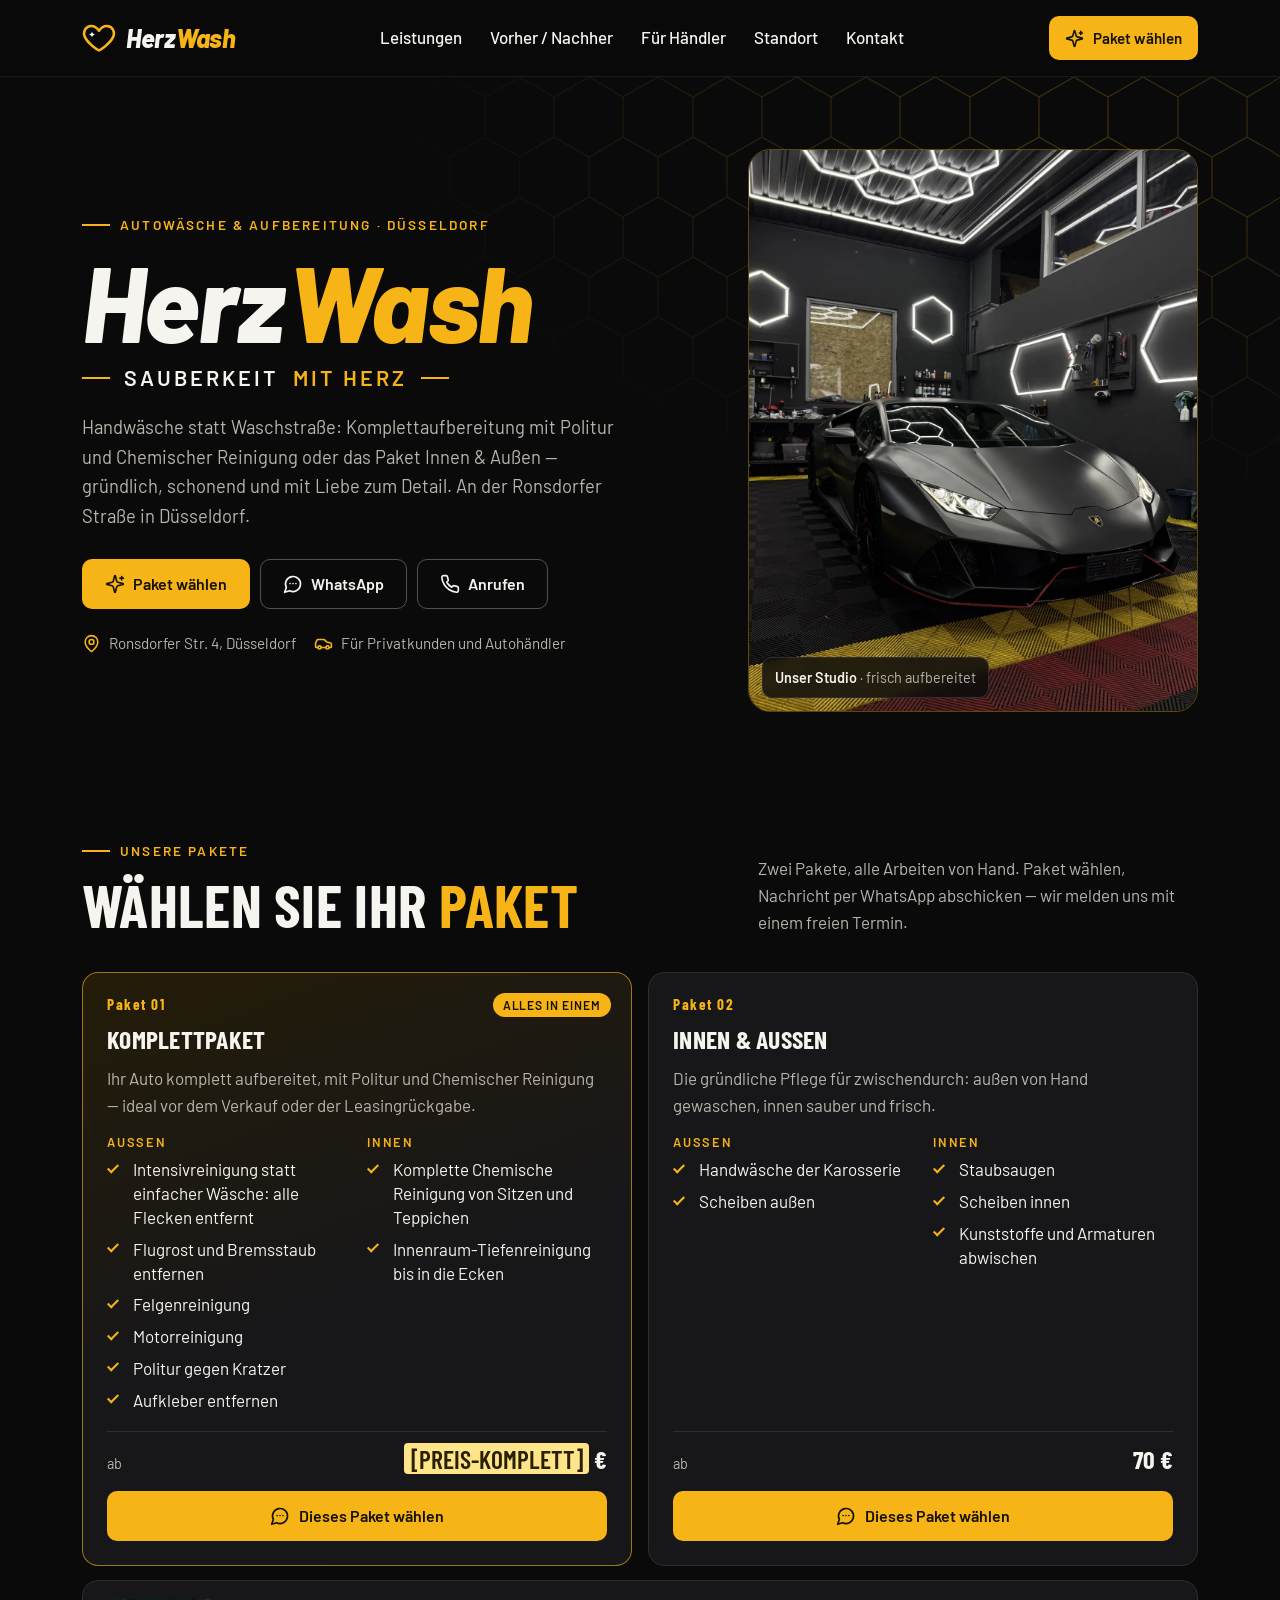
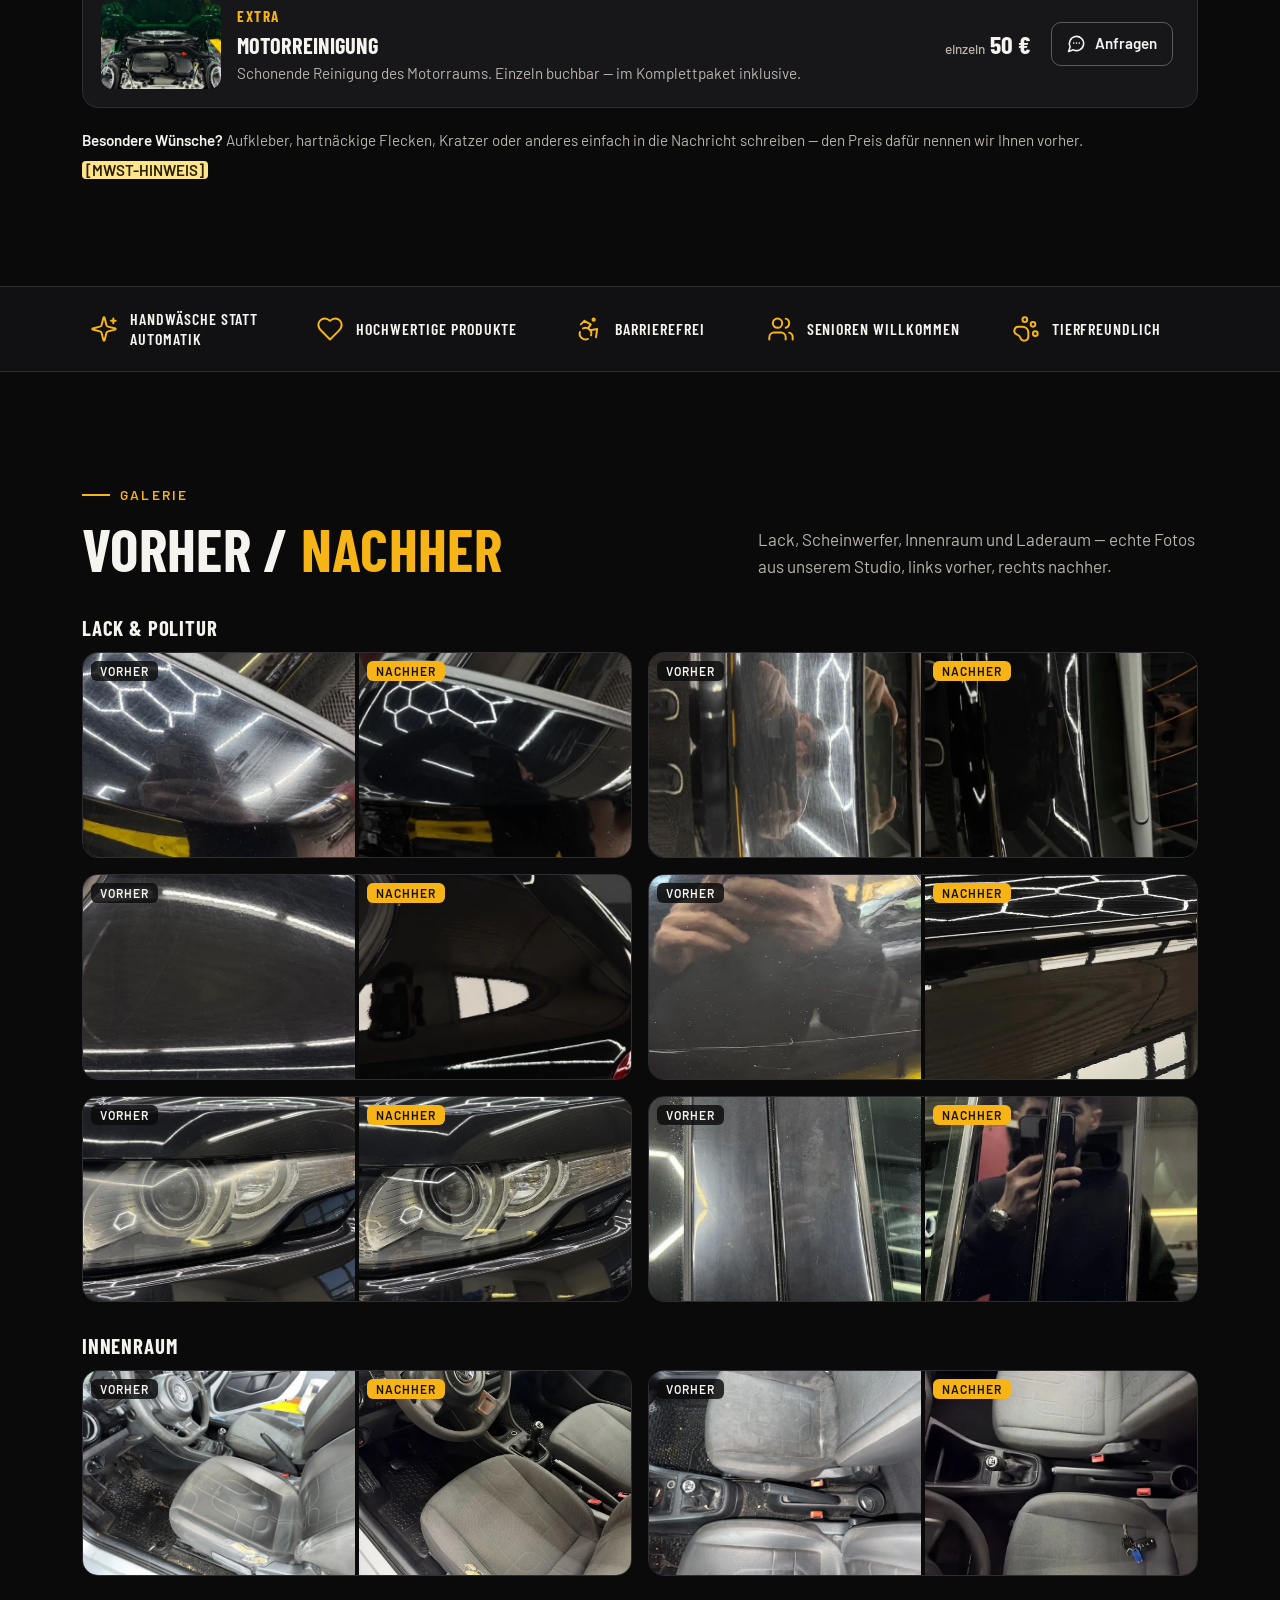
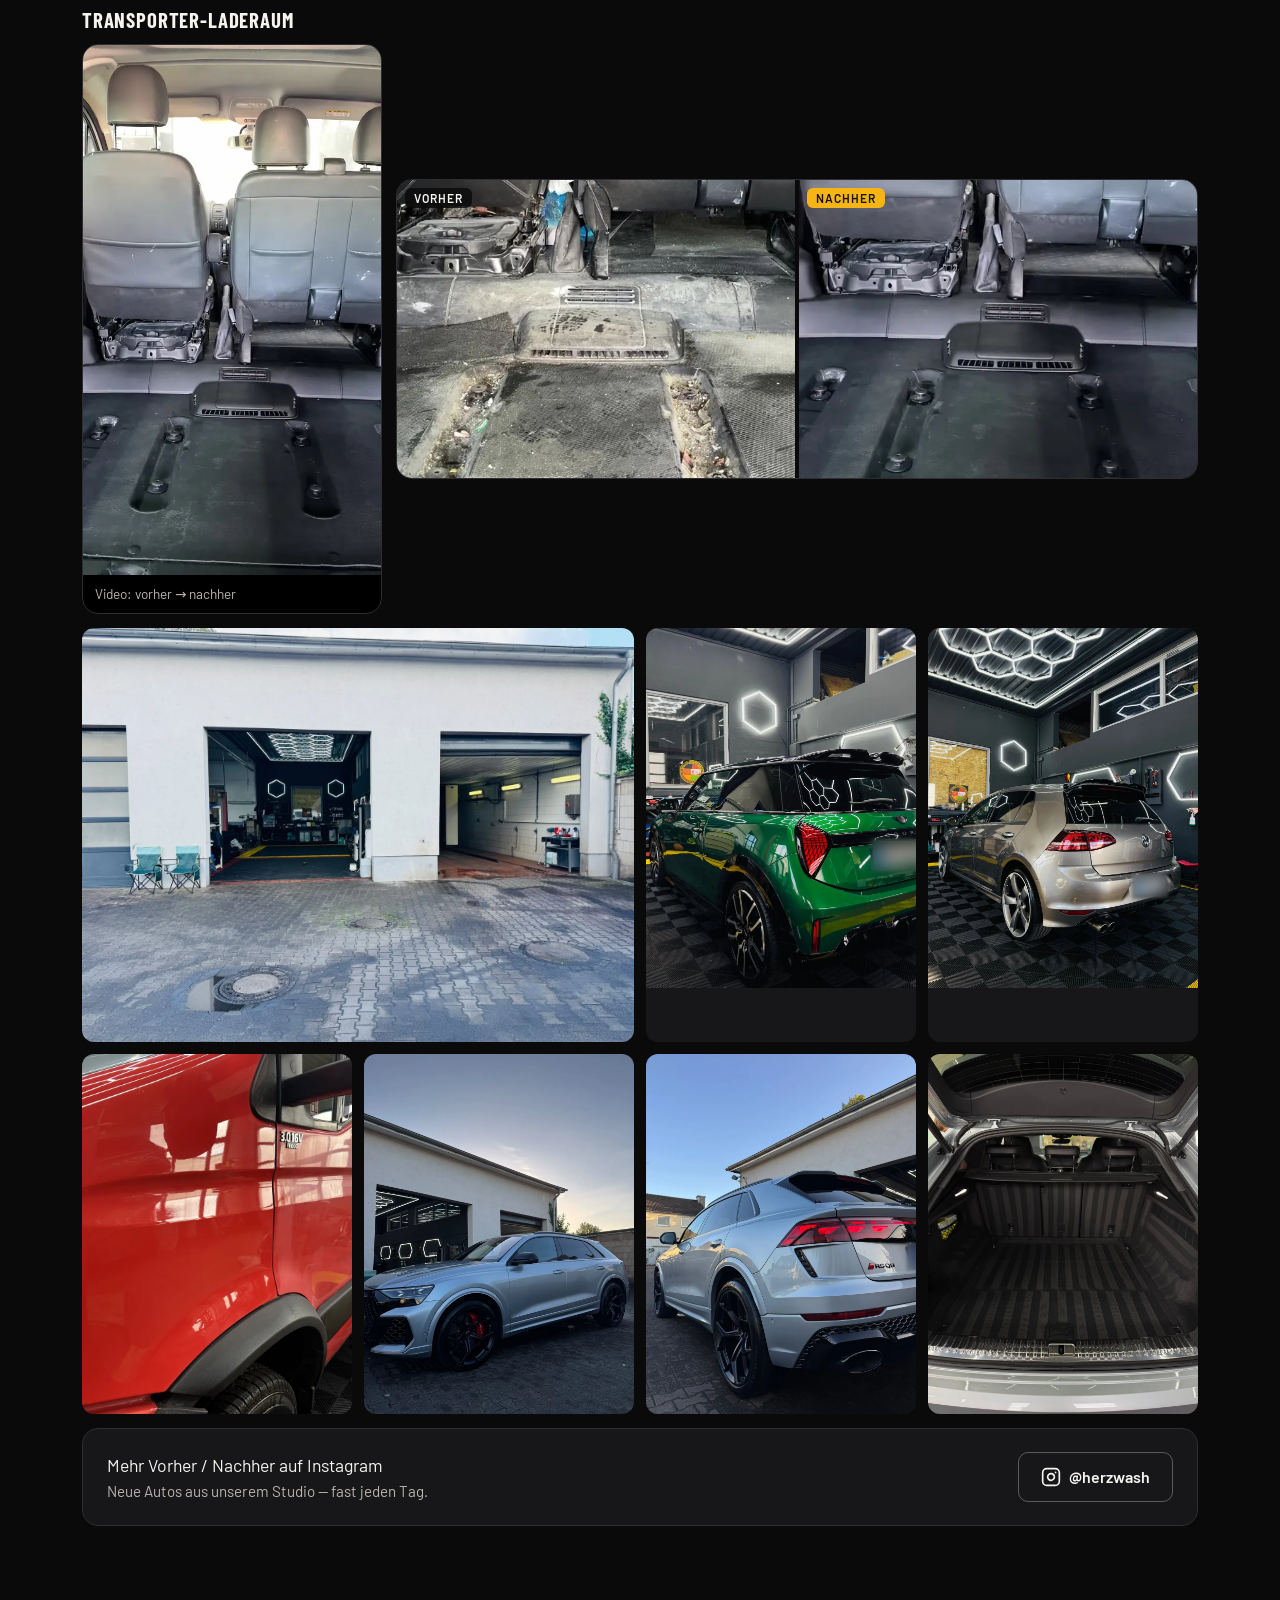
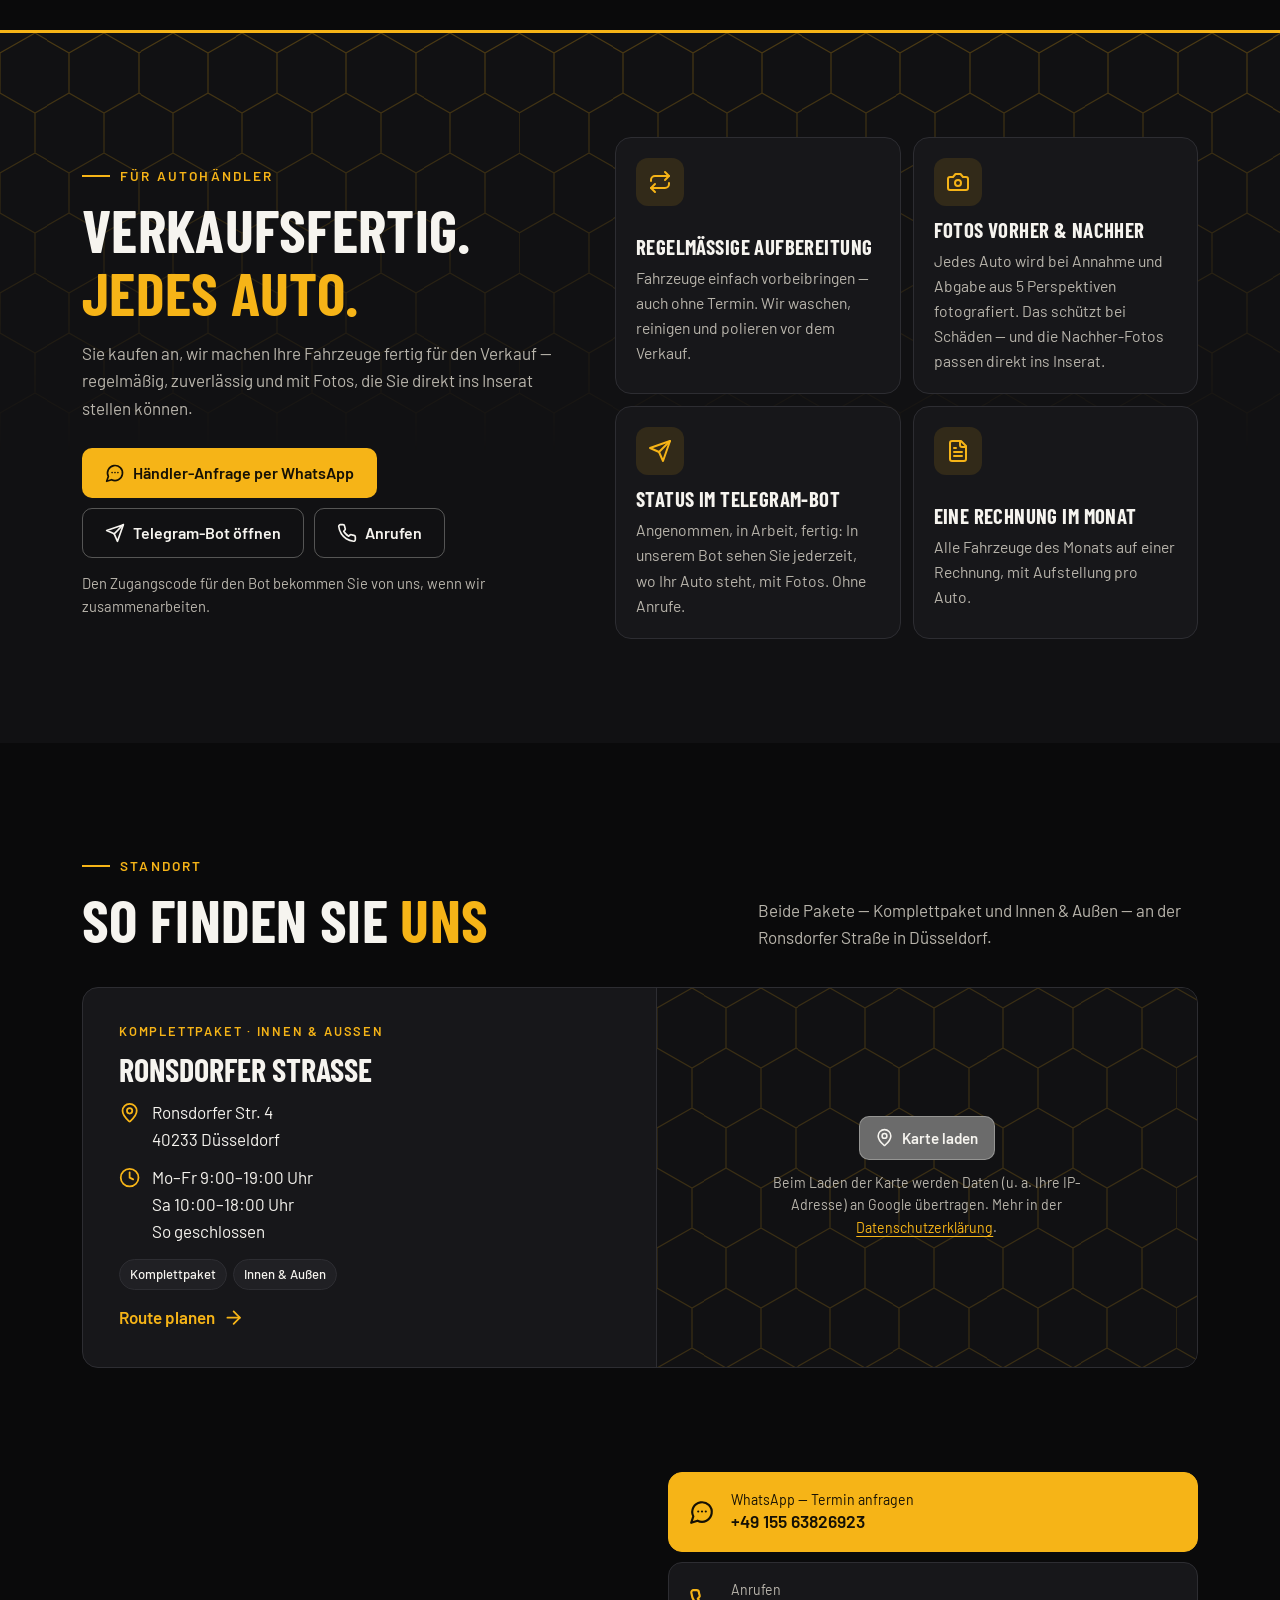
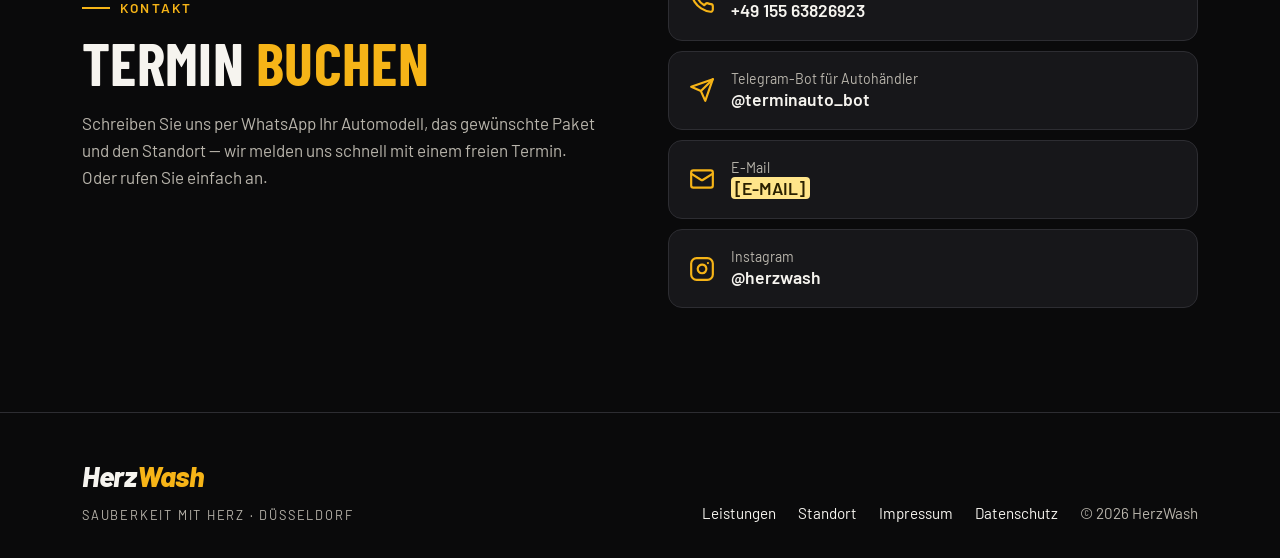
<file: index.html>
<!doctype html>
<html lang="de">
<head>
<meta charset="utf-8">
<meta name="viewport" content="width=device-width, initial-scale=1, viewport-fit=cover">
<title>HerzWash — Autowäsche &amp; Aufbereitung in Düsseldorf | Sauberkeit mit Herz</title>
<meta name="description" content="HerzWash in Düsseldorf: Handwäsche statt Waschstraße. Komplettpaket mit Politur und Chemischer Reinigung oder Paket Innen &amp; Außen. In Düsseldorf, Ronsdorfer Straße. Auch für Autohändler.">
<meta name="theme-color" content="#0a0a0b">
<!-- Test version: keep it out of Google until the placeholders are filled. Remove this line at launch. -->
<meta name="robots" content="noindex">
<link rel="icon" href="favicon.svg" type="image/svg+xml">
<!-- [DOMAIN]: after hosting, set the real address here, e.g. https://www.herzwash.de -->
<link rel="canonical" href="https://[DOMAIN]/">
<meta property="og:type" content="website">
<meta property="og:locale" content="de_DE">
<meta property="og:title" content="HerzWash — Sauberkeit mit Herz">
<meta property="og:description" content="Autowäsche und Aufbereitung von Hand in Düsseldorf, auch für Autohändler.">
<meta property="og:image" content="https://[DOMAIN]/img/og-preview.jpg">
<link rel="preload" href="fonts/barlow-latin-800-italic.woff2" as="font" type="font/woff2" crossorigin>
<link rel="preload" href="fonts/barlow-condensed-latin-700-normal.woff2" as="font" type="font/woff2" crossorigin>
<link rel="stylesheet" href="css/style.css">
</head>
<body class="has-action-bar">

<!-- Icon set (paths based on Lucide icons, ISC license) -->
<svg width="0" height="0" style="position:absolute" aria-hidden="true">
  <symbol id="i-phone" viewBox="0 0 24 24"><path d="M22 16.92v3a2 2 0 0 1-2.18 2 19.79 19.79 0 0 1-8.63-3.07 19.5 19.5 0 0 1-6-6 19.79 19.79 0 0 1-3.07-8.67A2 2 0 0 1 4.11 2h3a2 2 0 0 1 2 1.72 12.84 12.84 0 0 0 .7 2.81 2 2 0 0 1-.45 2.11L8.09 9.91a16 16 0 0 0 6 6l1.27-1.27a2 2 0 0 1 2.11-.45 12.84 12.84 0 0 0 2.81.7A2 2 0 0 1 22 16.92z"/></symbol>
  <symbol id="i-chat" viewBox="0 0 24 24"><path d="M7.9 20A9 9 0 1 0 4 16.1L2 22Z"/><path d="M8.5 11.5h.01M12 11.5h.01M15.5 11.5h.01"/></symbol>
  <symbol id="i-calendar" viewBox="0 0 24 24"><rect x="3" y="4" width="18" height="18" rx="2"/><path d="M16 2v4M8 2v4M3 10h18"/><path d="m9 16 2 2 4-4"/></symbol>
  <symbol id="i-pin" viewBox="0 0 24 24"><path d="M20 10c0 4.99-5.54 10.19-7.4 11.8a1 1 0 0 1-1.2 0C9.54 20.19 4 14.99 4 10a8 8 0 0 1 16 0"/><circle cx="12" cy="10" r="3"/></symbol>
  <symbol id="i-clock" viewBox="0 0 24 24"><circle cx="12" cy="12" r="10"/><path d="M12 6v6l4 2"/></symbol>
  <symbol id="i-camera" viewBox="0 0 24 24"><path d="M14.5 4h-5L7 7H4a2 2 0 0 0-2 2v9a2 2 0 0 0 2 2h16a2 2 0 0 0 2-2V9a2 2 0 0 0-2-2h-3l-2.5-3z"/><circle cx="12" cy="13" r="3"/></symbol>
  <symbol id="i-file" viewBox="0 0 24 24"><path d="M15 2H6a2 2 0 0 0-2 2v16a2 2 0 0 0 2 2h12a2 2 0 0 0 2-2V7Z"/><path d="M14 2v4a2 2 0 0 0 2 2h4M16 13H8M16 17H8M10 9H8"/></symbol>
  <symbol id="i-repeat" viewBox="0 0 24 24"><path d="m17 2 4 4-4 4"/><path d="M3 11v-1a4 4 0 0 1 4-4h14"/><path d="m7 22-4-4 4-4"/><path d="M21 13v1a4 4 0 0 1-4 4H3"/></symbol>
  <symbol id="i-send" viewBox="0 0 24 24"><path d="m22 2-7 20-4-9-9-4Z"/><path d="M22 2 11 13"/></symbol>
  <symbol id="i-insta" viewBox="0 0 24 24"><rect x="2" y="2" width="20" height="20" rx="5"/><path d="M16 11.37A4 4 0 1 1 12.63 8 4 4 0 0 1 16 11.37z"/><path d="M17.5 6.5h.01"/></symbol>
  <symbol id="i-mail" viewBox="0 0 24 24"><rect x="2" y="4" width="20" height="16" rx="2"/><path d="m22 7-8.97 5.7a1.94 1.94 0 0 1-2.06 0L2 7"/></symbol>
  <symbol id="i-menu" viewBox="0 0 24 24"><path d="M4 6h16M4 12h16M4 18h16"/></symbol>
  <symbol id="i-close" viewBox="0 0 24 24"><path d="M18 6 6 18M6 6l12 12"/></symbol>
  <symbol id="i-arrow" viewBox="0 0 24 24"><path d="M5 12h14"/><path d="m12 5 7 7-7 7"/></symbol>
  <symbol id="i-heart" viewBox="0 0 24 24"><path d="M19 14c1.49-1.46 3-3.21 3-5.5A5.5 5.5 0 0 0 16.5 3c-1.76 0-3 .5-4.5 2-1.5-1.5-2.74-2-4.5-2A5.5 5.5 0 0 0 2 8.5c0 2.3 1.5 4.05 3 5.5l7 7Z"/></symbol>
  <symbol id="i-sparkles" viewBox="0 0 24 24"><path d="M9.94 15.5A2 2 0 0 0 8.5 14.06l-6.14-1.58a.5.5 0 0 1 0-.96L8.5 9.94A2 2 0 0 0 9.94 8.5l1.58-6.14a.5.5 0 0 1 .96 0l1.58 6.14a2 2 0 0 0 1.44 1.44l6.14 1.58a.5.5 0 0 1 0 .96l-6.14 1.58a2 2 0 0 0-1.44 1.44l-1.58 6.14a.5.5 0 0 1-.96 0z"/><path d="M20 3v4M22 5h-4"/></symbol>
  <symbol id="i-access" viewBox="0 0 24 24"><circle cx="16" cy="4" r="1"/><path d="m18 19 1-7-6 1"/><path d="m5 8 3-3 5.5 3-2.36 3.5"/><path d="M4.24 14.5a5 5 0 0 0 6.88 6"/><path d="M13.76 17.5a5 5 0 0 0-6.88-6"/></symbol>
  <symbol id="i-users" viewBox="0 0 24 24"><path d="M16 21v-2a4 4 0 0 0-4-4H6a4 4 0 0 0-4 4v2"/><circle cx="9" cy="7" r="4"/><path d="M22 21v-2a4 4 0 0 0-3-3.87M16 3.13a4 4 0 0 1 0 7.75"/></symbol>
  <symbol id="i-paw" viewBox="0 0 24 24"><circle cx="11" cy="4" r="2"/><circle cx="18" cy="8" r="2"/><circle cx="20" cy="16" r="2"/><path d="M9 10a5 5 0 0 1 5 5v3.5a3.5 3.5 0 0 1-6.84 1.05Q6.52 17.48 4.46 16.84A3.5 3.5 0 0 1 5.5 10Z"/></symbol>
  <symbol id="i-car" viewBox="0 0 24 24"><path d="M19 17h2c.6 0 1-.4 1-1v-3c0-.9-.7-1.7-1.5-1.9C18.7 10.6 16 10 16 10s-1.3-1.4-2.2-2.3c-.5-.4-1.1-.7-1.8-.7H5c-.6 0-1.1.4-1.4.9l-1.4 2.9A3.7 3.7 0 0 0 2 12v4c0 .6.4 1 1 1h2"/><circle cx="7" cy="17" r="2"/><path d="M9 17h6"/><circle cx="17" cy="17" r="2"/></symbol>
</svg>

<a class="skip-link" href="#main">Zum Inhalt springen</a>

<header class="site-header" id="top">
  <div class="wrap bar">
    <a class="brand" href="#top" aria-label="HerzWash — zur Startseite">
      <svg class="brand-mark" viewBox="0 0 34 30" aria-hidden="true"><path d="M17 27.5S5.2 20.6 2.6 13.3C.9 8.6 3.7 3 9.2 3c3.2 0 5.7 1.8 7.8 4.6C19.1 4.8 21.6 3 24.8 3c5.5 0 8.3 5.6 6.6 10.3C28.8 20.6 17 27.5 17 27.5z" fill="none" stroke="#f6b417" stroke-width="2.6" stroke-linejoin="round"/><path d="M10 8.6c.45 1.9 1.1 2.55 3 3-1.9.45-2.55 1.1-3 3-.45-1.9-1.1-2.55-3-3 1.9-.45 2.55-1.1 3-3z" fill="#fff"/></svg>
      <span class="wm">Herz<b>Wash</b></span>
    </a>
    <nav class="nav" id="nav" aria-label="Hauptmenü">
      <ul>
        <li><a href="#leistungen">Leistungen</a></li>
        <li><a href="#vorher-nachher">Vorher / Nachher</a></li>
        <li><a href="#haendler">Für Händler</a></li>
        <li><a href="#standorte">Standort</a></li>
        <li><a href="#kontakt">Kontakt</a></li>
      </ul>
    </nav>
    <div class="header-actions">
      <a class="btn btn-gold btn-sm btn-book" href="#leistungen"><svg class="icon"><use href="#i-sparkles"/></svg>Paket wählen</a>
      <a class="icon-btn call-btn" href="tel:+4915563826923" aria-label="Anrufen"><svg class="icon"><use href="#i-phone"/></svg></a>
      <button class="icon-btn nav-toggle" type="button" aria-controls="nav" aria-expanded="false" aria-label="Menü öffnen">
        <svg class="icon icon-menu"><use href="#i-menu"/></svg>
        <svg class="icon icon-close"><use href="#i-close"/></svg>
      </button>
    </div>
  </div>
</header>

<main id="main">

  <!-- HERO -->
  <section class="hero">
    <div class="wrap hero-inner">
      <div>
        <span class="eyebrow">Autowäsche &amp; Aufbereitung · Düsseldorf</span>
        <h1 class="hero-title">
          <span class="wm">Herz<b>Wash</b></span>
          <span class="tagline">Sauberkeit <em>mit Herz</em></span>
        </h1>
        <p class="lead">Handwäsche statt Waschstraße: Komplettaufbereitung mit Politur und Chemischer Reinigung oder das Paket Innen &amp; Außen — gründlich, schonend und mit Liebe zum Detail. An der Ronsdorfer Straße in Düsseldorf.</p>
        <div class="hero-cta">
          <a class="btn btn-gold" href="#leistungen"><svg class="icon"><use href="#i-sparkles"/></svg>Paket wählen</a>
          <a class="btn btn-line" href="https://wa.me/4915563826923" target="_blank" rel="noopener"><svg class="icon"><use href="#i-chat"/></svg>WhatsApp</a>
          <a class="btn btn-line" href="tel:+4915563826923"><svg class="icon"><use href="#i-phone"/></svg>Anrufen</a>
        </div>
        <div class="hero-meta">
          <span><svg class="icon"><use href="#i-pin"/></svg>Ronsdorfer Str. 4, Düsseldorf</span>
          <span><svg class="icon"><use href="#i-car"/></svg>Für Privatkunden und Autohändler</span>
        </div>
      </div>
      <figure class="hero-media">
        <img src="img/hero.webp?v=2" width="1200" height="1600" alt="Mattschwarzer Lamborghini im HerzWash-Studio unter sechseckigen LED-Leuchten" fetchpriority="high">
        <figcaption><strong>Unser Studio</strong> · frisch aufbereitet</figcaption>
      </figure>
    </div>
  </section>

  <!-- SERVICES -->
  <section class="section packages" id="leistungen">
    <div class="wrap">
      <div class="section-head">
        <div>
          <span class="eyebrow">Unsere Pakete</span>
          <h2 class="h2">Wählen Sie Ihr <em>Paket</em></h2>
        </div>
        <p>Zwei Pakete, alle Arbeiten von Hand. Paket wählen, Nachricht per WhatsApp abschicken — wir melden uns mit einem freien Termin.</p>
      </div>

      <div class="services">
        <article class="service featured">
          <span class="badge">Alles in einem</span>
          <span class="no">Paket 01</span>
          <h3>Komplettpaket</h3>
          <p>Ihr Auto komplett aufbereitet, mit Politur und Chemischer Reinigung — ideal vor dem Verkauf oder der Leasingrückgabe.</p>
          <div class="pkg">
            <div>
              <h4>Außen</h4>
              <ul class="checks"><li>Intensivreinigung statt einfacher Wäsche: alle Flecken entfernt</li><li>Flugrost und Bremsstaub entfernen</li><li>Felgenreinigung</li><li>Motorreinigung</li><li>Politur gegen Kratzer</li><li>Aufkleber entfernen</li></ul>
            </div>
            <div>
              <h4>Innen</h4>
              <ul class="checks"><li>Komplette Chemische Reinigung von Sitzen und Teppichen</li><li>Innenraum-Tiefenreinigung bis in die Ecken</li></ul>
            </div>
          </div>
          <div class="price"><span>ab</span><strong>[PREIS-KOMPLETT] €</strong></div>
          <!-- TERMIN-LINK: package buttons open WhatsApp until the bot can book private clients -->
          <a class="btn btn-gold pkg-btn" href="https://wa.me/4915563826923?text=Hallo%20HerzWash%2C%20ich%20m%C3%B6chte%20das%20Paket%20%E2%80%9EKomplettpaket%E2%80%9C%20buchen.%20Meine%20W%C3%BCnsche%3A%20" target="_blank" rel="noopener"><svg class="icon"><use href="#i-chat"/></svg>Dieses Paket wählen</a>
        </article>
        <article class="service">
          <span class="no">Paket 02</span>
          <h3>Innen &amp; Außen</h3>
          <p>Die gründliche Pflege für zwischendurch: außen von Hand gewaschen, innen sauber und frisch.</p>
          <div class="pkg">
            <div>
              <h4>Außen</h4>
              <ul class="checks"><li>Handwäsche der Karosserie</li><li>Scheiben außen</li></ul>
            </div>
            <div>
              <h4>Innen</h4>
              <ul class="checks"><li>Staubsaugen</li><li>Scheiben innen</li><li>Kunststoffe und Armaturen abwischen</li></ul>
            </div>
          </div>
          <div class="price"><span>ab</span><strong>70 €</strong></div>
          <a class="btn btn-gold pkg-btn" href="https://wa.me/4915563826923?text=Hallo%20HerzWash%2C%20ich%20m%C3%B6chte%20das%20Paket%20%E2%80%9EInnen%20%26%20Au%C3%9Fen%E2%80%9C%20buchen.%20Meine%20W%C3%BCnsche%3A%20" target="_blank" rel="noopener"><svg class="icon"><use href="#i-chat"/></svg>Dieses Paket wählen</a>
        </article>
      </div>
      <div class="extra">
        <img src="img/motor-mini.webp" width="1112" height="1400" loading="lazy" alt="Sauberer Motorraum eines Mini Cooper nach der Motorreinigung">
        <div class="extra-body">
          <span class="no">Extra</span>
          <h3>Motorreinigung</h3>
          <p>Schonende Reinigung des Motorraums. Einzeln buchbar — im Komplettpaket inklusive.</p>
        </div>
        <div class="extra-side">
          <span class="extra-price"><small>einzeln</small> 50 €</span>
          <a class="btn btn-line btn-sm" href="https://wa.me/4915563826923?text=Hallo%20HerzWash%2C%20ich%20m%C3%B6chte%20eine%20Motorreinigung%20%28Extra%29%20buchen.%20Meine%20W%C3%BCnsche%3A%20" target="_blank" rel="noopener"><svg class="icon"><use href="#i-chat"/></svg>Anfragen</a>
        </div>
      </div>
      <p class="price-note"><strong>Besondere Wünsche?</strong> Aufkleber, hartnäckige Flecken, Kratzer oder anderes einfach in die Nachricht schreiben — den Preis dafür nennen wir Ihnen vorher.</p>
      <p class="price-note">[MWST-HINWEIS]</p>
    </div>
  </section>

  <!-- VALUES (from the HerzWash flyer) -->
  <section class="values" aria-label="Was uns ausmacht">
    <div class="wrap">
      <ul>
        <li><svg class="icon"><use href="#i-sparkles"/></svg>Handwäsche statt Automatik</li>
        <li><svg class="icon"><use href="#i-heart"/></svg>Hochwertige Produkte</li>
        <li><svg class="icon"><use href="#i-access"/></svg>Barrierefrei</li>
        <li><svg class="icon"><use href="#i-users"/></svg>Senioren willkommen</li>
        <li><svg class="icon"><use href="#i-paw"/></svg>Tierfreundlich</li>
      </ul>
    </div>
  </section>

  <!-- BEFORE / AFTER + GALLERY -->
  <section class="section" id="vorher-nachher">
    <div class="wrap">
      <div class="section-head">
        <div>
          <span class="eyebrow">Galerie</span>
          <h2 class="h2">Vorher / <em>Nachher</em></h2>
        </div>
        <p>Lack, Scheinwerfer, Innenraum und Laderaum — echte Fotos aus unserem Studio, links vorher, rechts nachher.</p>
      </div>

      <h3 class="ba-title">Lack &amp; Politur</h3>
      <div class="ba-list">
        <figure class="ba">
          <figure><img src="img/politur-1-vorher.webp?v=2" width="900" height="444" loading="lazy" alt="Außenspiegel mit Kratzern und Swirls vor der Politur"><span class="tag">Vorher</span></figure>
          <figure><img src="img/politur-1-nachher.webp?v=2" width="900" height="444" loading="lazy" alt="Derselbe Außenspiegel glänzend nach der Politur"><span class="tag after">Nachher</span></figure>
        </figure>
        <figure class="ba">
          <figure><img src="img/politur-2-vorher.webp" width="900" height="439" loading="lazy" alt="Schwarzer Lack mit feinen Kratzern vor der Politur"><span class="tag">Vorher</span></figure>
          <figure><img src="img/politur-2-nachher.webp" width="900" height="439" loading="lazy" alt="Schwarzer Lack tiefglänzend nach der Politur"><span class="tag after">Nachher</span></figure>
        </figure>
        <figure class="ba">
          <figure><img src="img/politur-3-vorher.webp" width="900" height="499" loading="lazy" alt="Seitenteil mit Kratzern und mattem Lack vor der Politur"><span class="tag">Vorher</span></figure>
          <figure><img src="img/politur-3-nachher.webp" width="900" height="499" loading="lazy" alt="Seitenteil spiegelt nach der Politur"><span class="tag after">Nachher</span></figure>
        </figure>
        <figure class="ba">
          <figure><img src="img/politur-4-vorher.webp" width="900" height="385" loading="lazy" alt="Heckklappe mit Kratzer am Rücklicht vor der Politur"><span class="tag">Vorher</span></figure>
          <figure><img src="img/politur-4-nachher.webp" width="900" height="385" loading="lazy" alt="Heckklappe ohne sichtbare Kratzer nach der Politur"><span class="tag after">Nachher</span></figure>
        </figure>
        <figure class="ba">
          <figure><img src="img/scheinwerfer-vorher.webp" width="900" height="429" loading="lazy" alt="Matter, vergilbter Scheinwerfer vor der Politur"><span class="tag">Vorher</span></figure>
          <figure><img src="img/scheinwerfer-nachher.webp" width="900" height="465" loading="lazy" alt="Klarer Scheinwerfer nach der Politur"><span class="tag after">Nachher</span></figure>
        </figure>
        <figure class="ba">
          <figure><img src="img/bsaeule-vorher.webp" width="425" height="900" loading="lazy" alt="B-Säule in Klavierlack mit Kratzern vor der Politur"><span class="tag">Vorher</span></figure>
          <figure><img src="img/bsaeule-nachher.webp" width="469" height="900" loading="lazy" alt="B-Säule in Klavierlack spiegelt nach der Politur"><span class="tag after">Nachher</span></figure>
        </figure>
      </div>

      <h3 class="ba-title">Innenraum</h3>
      <div class="ba-list">
        <figure class="ba">
          <figure><img src="img/innen-1-vorher.webp" width="1200" height="900" loading="lazy" alt="Fahrerbereich eines VW up! mit Schmutz auf Sitz und Fußmatte vor der Reinigung"><span class="tag">Vorher</span></figure>
          <figure><img src="img/innen-1-nachher.webp" width="900" height="1200" loading="lazy" alt="Derselbe Fahrerbereich sauber nach der Reinigung"><span class="tag after">Nachher</span></figure>
        </figure>
        <figure class="ba">
          <figure><img src="img/innen-2-vorher.webp" width="1200" height="900" loading="lazy" alt="Sitze und Mittelkonsole von oben, verschmutzt"><span class="tag">Vorher</span></figure>
          <figure><img src="img/innen-2-nachher.webp" width="675" height="1200" loading="lazy" alt="Sitze und Mittelkonsole von oben nach der Reinigung"><span class="tag after">Nachher</span></figure>
        </figure>
      </div>

      <h3 class="ba-title">Transporter-Laderaum</h3>
      <div class="ba-video-row">
        <figure class="ba-video">
          <video src="video/bus-laderaum.mp4" poster="img/bus-nachher.webp" autoplay muted loop playsinline preload="metadata" aria-label="Video: Laderaum eines Transporters vorher und nachher"></video>
          <figcaption>Video: vorher → nachher</figcaption>
        </figure>
        <figure class="ba">
          <figure><img class="pos-low" src="img/bus-vorher.webp" width="562" height="1000" loading="lazy" alt="Laderaum eines Transporters mit Schmutz und Ablagerungen vor der Reinigung"><span class="tag">Vorher</span></figure>
          <figure><img class="pos-low" src="img/bus-nachher.webp" width="562" height="1000" loading="lazy" alt="Derselbe Laderaum sauber nach der Reinigung"><span class="tag after">Nachher</span></figure>
        </figure>
      </div>

      <div class="gallery">
        <figure class="wide"><img src="img/halle.webp" width="1400" height="1050" loading="lazy" alt="HerzWash an der Ronsdorfer Straße: Aufbereitungsstudio und Waschbox"></figure>
        <figure><img src="img/studio-mini.webp" width="1077" height="1800" loading="lazy" alt="Grüner Mini Cooper im HerzWash-Studio"></figure>
        <figure><img src="img/studio-golf.webp" width="1050" height="1400" loading="lazy" alt="VW Golf im HerzWash-Studio"></figure>
        <figure><img src="img/iveco-politur.webp" width="1400" height="1050" loading="lazy" alt="Roter Iveco-Transporter mit glänzendem Lack nach der Politur"></figure>
        <figure><img src="img/rsq8-front.webp" width="1050" height="1400" loading="lazy" alt="Audi RS Q8 vor der HerzWash-Halle"></figure>
        <figure><img src="img/rsq8-heck.webp" width="1050" height="1400" loading="lazy" alt="Audi RS Q8 von hinten, frisch gereinigt"></figure>
        <figure><img src="img/kofferraum.webp" width="1050" height="1400" loading="lazy" alt="Gereinigter Kofferraum eines Audi"></figure>
      </div>

      <div class="insta">
        <p>Mehr Vorher / Nachher auf Instagram <span>Neue Autos aus unserem Studio — fast jeden Tag.</span></p>
        <a class="btn btn-line" href="https://www.instagram.com/herzwash/" target="_blank" rel="noopener"><svg class="icon"><use href="#i-insta"/></svg>@herzwash</a>
      </div>
    </div>
  </section>

  <!-- DEALERS -->
  <section class="section dealers" id="haendler">
    <div class="wrap dealers-inner">
      <div class="dealers-copy">
        <span class="eyebrow">Für Autohändler</span>
        <h2 class="h2">Verkaufsfertig. <em>Jedes Auto.</em></h2>
        <p>Sie kaufen an, wir machen Ihre Fahrzeuge fertig für den Verkauf — regelmäßig, zuverlässig und mit Fotos, die Sie direkt ins Inserat stellen können.</p>
        <div class="btns">
          <a class="btn btn-gold" href="https://wa.me/4915563826923?text=Hallo%20HerzWash%2C%20wir%20sind%20ein%20Autohandel%20und%20interessieren%20uns%20f%C3%BCr%20die%20regelm%C3%A4%C3%9Fige%20Aufbereitung%20unserer%20Fahrzeuge." target="_blank" rel="noopener"><svg class="icon"><use href="#i-chat"/></svg>Händler-Anfrage per WhatsApp</a>
          <a class="btn btn-line" href="https://t.me/terminauto_bot" target="_blank" rel="noopener"><svg class="icon"><use href="#i-send"/></svg>Telegram-Bot öffnen</a>
          <a class="btn btn-line" href="tel:+4915563826923"><svg class="icon"><use href="#i-phone"/></svg>Anrufen</a>
        </div>
        <p class="note">Den Zugangscode für den Bot bekommen Sie von uns, wenn wir zusammenarbeiten.</p>
      </div>
      <div class="features">
        <div class="feature">
          <span class="icon-wrap"><svg class="icon"><use href="#i-repeat"/></svg></span>
          <h3>Regelmäßige Aufbereitung</h3>
          <p>Fahrzeuge einfach vorbeibringen — auch ohne Termin. Wir waschen, reinigen und polieren vor dem Verkauf.</p>
        </div>
        <div class="feature">
          <span class="icon-wrap"><svg class="icon"><use href="#i-camera"/></svg></span>
          <h3>Fotos vorher &amp; nachher</h3>
          <p>Jedes Auto wird bei Annahme und Abgabe aus 5 Perspektiven fotografiert. Das schützt bei Schäden — und die Nachher-Fotos passen direkt ins Inserat.</p>
        </div>
        <div class="feature">
          <span class="icon-wrap"><svg class="icon"><use href="#i-send"/></svg></span>
          <h3>Status im Telegram-Bot</h3>
          <p>Angenommen, in Arbeit, fertig: In unserem Bot sehen Sie jederzeit, wo Ihr Auto steht, mit Fotos. Ohne Anrufe.</p>
        </div>
        <div class="feature">
          <span class="icon-wrap"><svg class="icon"><use href="#i-file"/></svg></span>
          <h3>Eine Rechnung im Monat</h3>
          <p>Alle Fahrzeuge des Monats auf einer Rechnung, mit Aufstellung pro Auto.</p>
        </div>
      </div>
    </div>
  </section>

  <!-- LOCATIONS -->
  <section class="section" id="standorte">
    <div class="wrap">
      <div class="section-head">
        <div>
          <span class="eyebrow">Standort</span>
          <h2 class="h2">So finden Sie <em>uns</em></h2>
        </div>
        <p>Beide Pakete — Komplettpaket und Innen &amp; Außen — an der Ronsdorfer Straße in Düsseldorf.</p>
      </div>

      <div class="locations">
        <article class="location wide">
          <div class="location-body">
            <span class="kicker">Komplettpaket · Innen &amp; Außen</span>
            <h3>Ronsdorfer Straße</h3>
            <ul class="info">
              <li><svg class="icon"><use href="#i-pin"/></svg><span>Ronsdorfer Str. 4<br>40233 Düsseldorf</span></li>
              <li><svg class="icon"><use href="#i-clock"/></svg><span>Mo–Fr 9:00–19:00 Uhr<br>Sa 10:00–18:00 Uhr<br>So geschlossen</span></li>
            </ul>
            <ul class="chips" aria-label="Leistungen an der Ronsdorfer Straße"><li>Komplettpaket</li><li>Innen &amp; Außen</li></ul>
            <a class="route" href="https://www.google.com/maps/dir/?api=1&amp;destination=Ronsdorfer%20Str.%204%2C%2040233%20D%C3%BCsseldorf" target="_blank" rel="noopener">Route planen <svg class="icon"><use href="#i-arrow"/></svg></a>
          </div>
          <div class="map" data-map-src="https://www.google.com/maps?q=Ronsdorfer%20Str.%204%2C%2040233%20D%C3%BCsseldorf&amp;output=embed" data-map-title="Karte: HerzWash, Ronsdorfer Straße 4">
            <div class="map-consent">
              <button class="btn btn-line btn-sm" type="button"><svg class="icon"><use href="#i-pin"/></svg>Karte laden</button>
              <p>Beim Laden der Karte werden Daten (u. a. Ihre IP-Adresse) an Google übertragen. Mehr in der <a href="datenschutz.html#google-maps">Datenschutzerklärung</a>.</p>
            </div>
          </div>
        </article>
      </div>
    </div>
  </section>

  <!-- CONTACT / BOOKING -->
  <section class="section" id="kontakt" style="padding-top:0">
    <div class="wrap contact-inner">
      <div class="contact-copy">
        <span class="eyebrow">Kontakt</span>
        <h2 class="h2">Termin <em>buchen</em></h2>
        <p>Schreiben Sie uns per WhatsApp Ihr Automodell, das gewünschte Paket und den Standort — wir melden uns schnell mit einem freien Termin. Oder rufen Sie einfach an.</p>
      </div>
      <div class="contact-list">
        <a class="contact-link primary" href="https://wa.me/4915563826923?text=Hallo%20HerzWash%2C%20ich%20m%C3%B6chte%20einen%20Termin%20buchen." target="_blank" rel="noopener">
          <svg class="icon"><use href="#i-chat"/></svg><span><small>WhatsApp — Termin anfragen</small><strong>+49 155 63826923</strong></span>
        </a>
        <a class="contact-link" href="tel:+4915563826923">
          <svg class="icon"><use href="#i-phone"/></svg><span><small>Anrufen</small><strong>+49 155 63826923</strong></span>
        </a>
        <a class="contact-link" href="https://t.me/terminauto_bot" target="_blank" rel="noopener">
          <svg class="icon"><use href="#i-send"/></svg><span><small>Telegram-Bot für Autohändler</small><strong>@terminauto_bot</strong></span>
        </a>
        <a class="contact-link" href="mailto:[E-MAIL]">
          <svg class="icon"><use href="#i-mail"/></svg><span><small>E-Mail</small><strong>[E-MAIL]</strong></span>
        </a>
        <a class="contact-link" href="https://www.instagram.com/herzwash/" target="_blank" rel="noopener">
          <svg class="icon"><use href="#i-insta"/></svg><span><small>Instagram</small><strong>@herzwash</strong></span>
        </a>
      </div>
    </div>
  </section>

</main>

<footer class="site-footer">
  <div class="wrap footer-inner">
    <div class="footer-brand">
      <span class="wm">Herz<b>Wash</b></span>
      <p>Sauberkeit mit Herz · Düsseldorf</p>
    </div>
    <nav class="footer-links" aria-label="Rechtliches">
      <a href="#leistungen">Leistungen</a>
      <a href="#standorte">Standort</a>
      <a href="impressum.html">Impressum</a>
      <a href="datenschutz.html">Datenschutz</a>
      <span>© 2026 HerzWash</span>
    </nav>
  </div>
</footer>

<nav class="action-bar" aria-label="Schnellkontakt">
  <a href="tel:+4915563826923"><svg class="icon"><use href="#i-phone"/></svg>Anrufen</a>
  <a href="https://wa.me/4915563826923" target="_blank" rel="noopener"><svg class="icon"><use href="#i-chat"/></svg>WhatsApp</a>
  <a class="primary" href="#leistungen"><svg class="icon"><use href="#i-sparkles"/></svg>Pakete</a>
</nav>

<script src="js/main.js"></script>
</body>
</html>
</file>
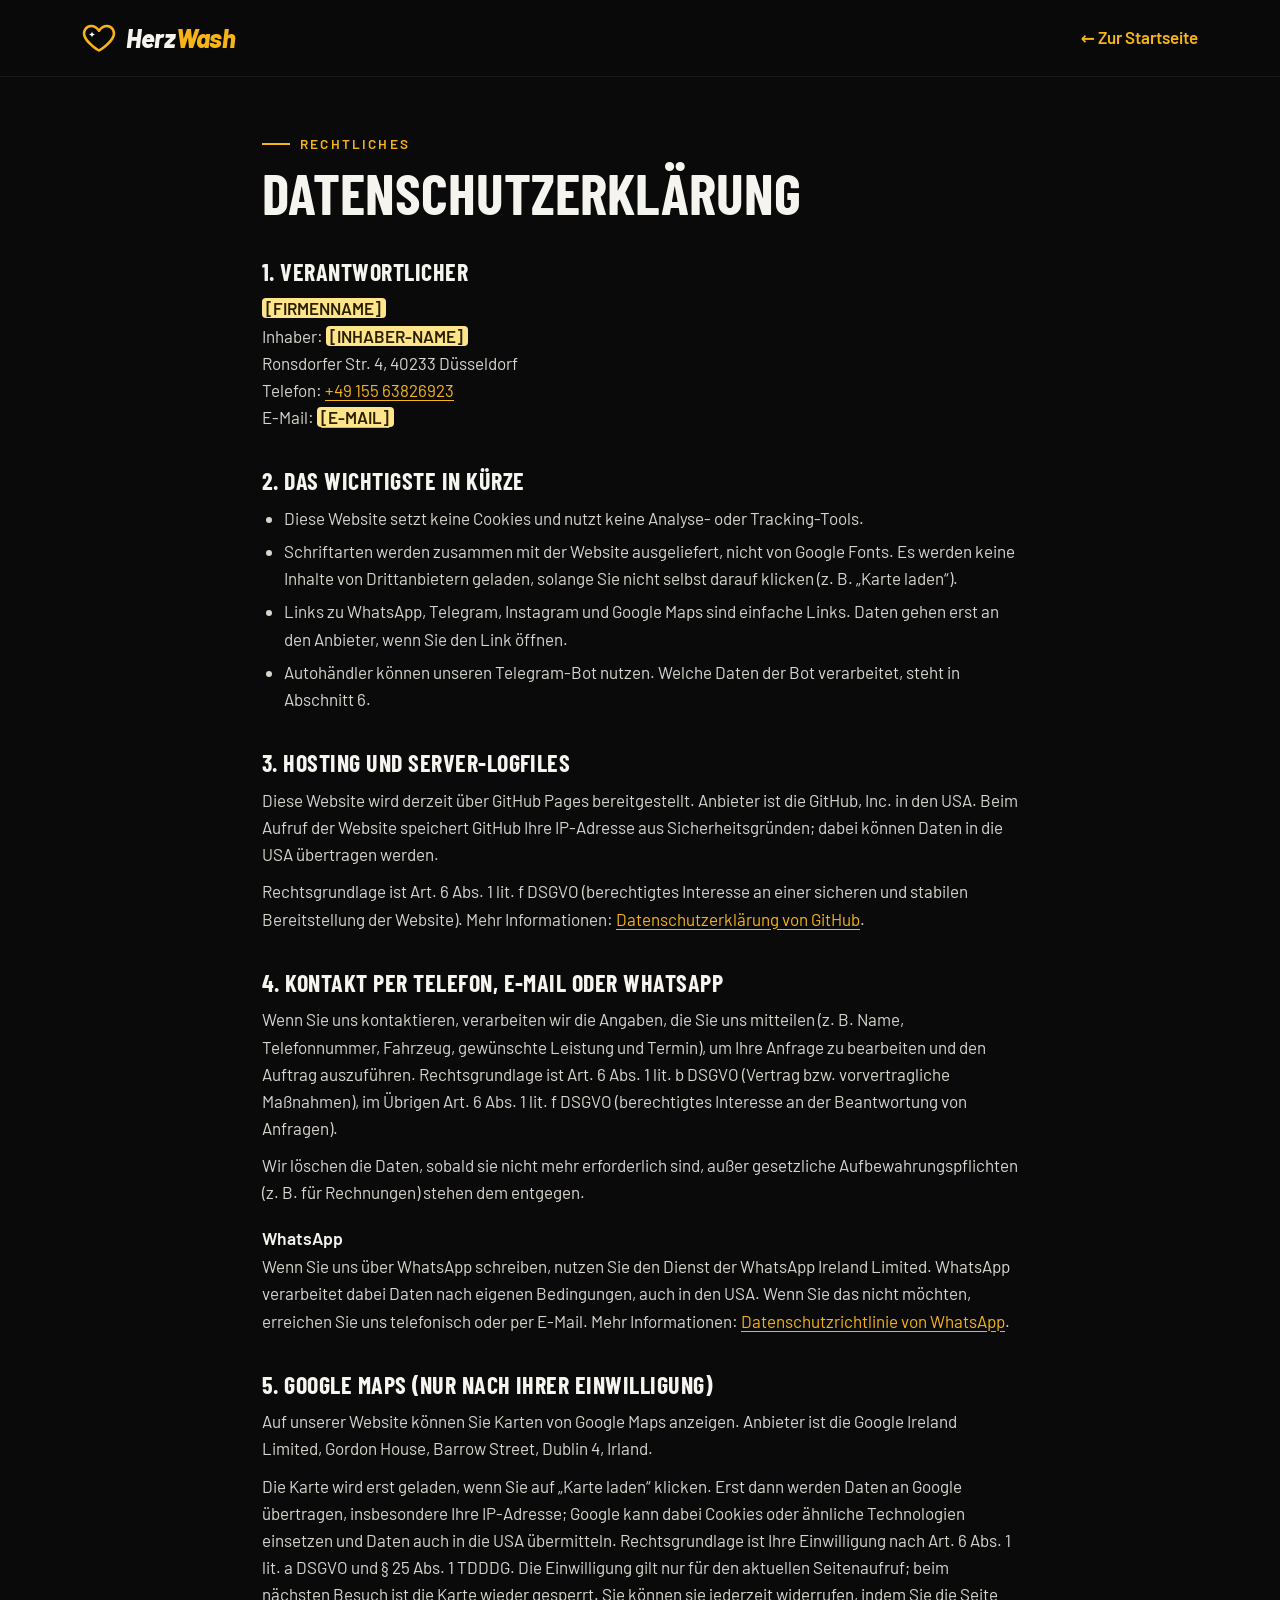
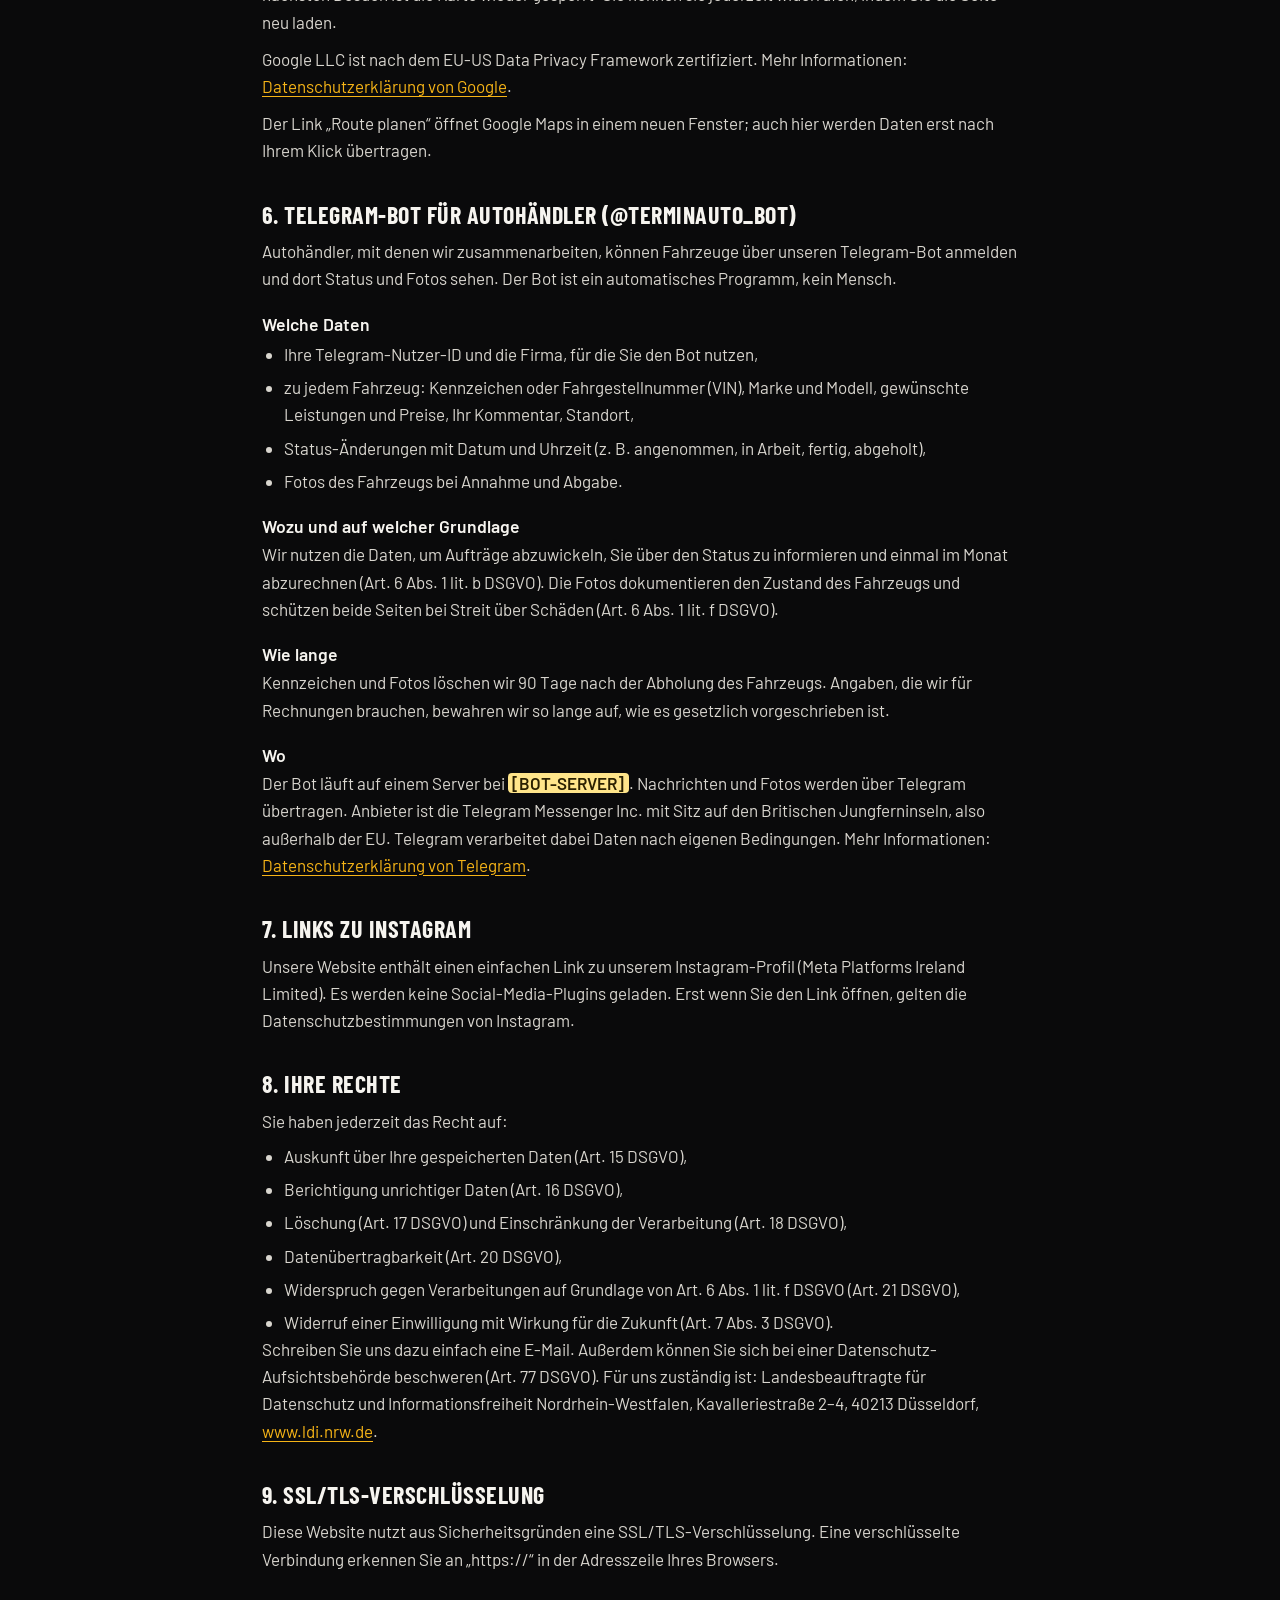
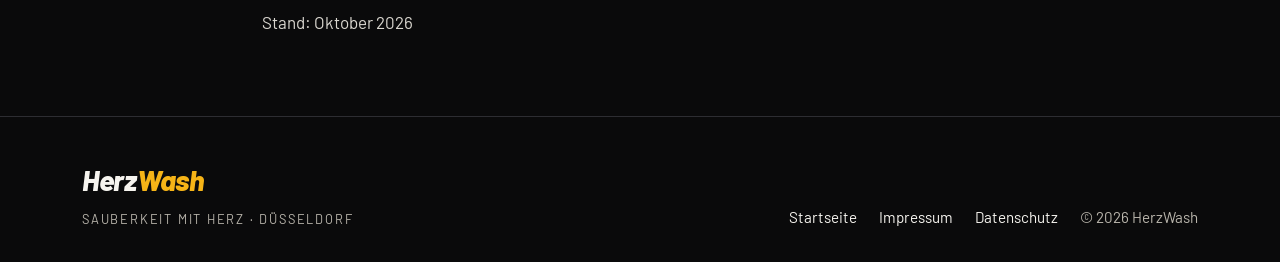
<file: datenschutz.html>
<!doctype html>
<html lang="de">
<head>
<meta charset="utf-8">
<meta name="viewport" content="width=device-width, initial-scale=1">
<title>Datenschutzerklärung — HerzWash</title>
<meta name="robots" content="noindex">
<meta name="theme-color" content="#0a0a0b">
<link rel="icon" href="favicon.svg" type="image/svg+xml">
<link rel="stylesheet" href="css/style.css">
</head>
<body>

<header class="site-header">
  <div class="wrap bar">
    <a class="brand" href="index.html" aria-label="HerzWash — zur Startseite">
      <svg class="brand-mark" viewBox="0 0 34 30" aria-hidden="true"><path d="M17 27.5S5.2 20.6 2.6 13.3C.9 8.6 3.7 3 9.2 3c3.2 0 5.7 1.8 7.8 4.6C19.1 4.8 21.6 3 24.8 3c5.5 0 8.3 5.6 6.6 10.3C28.8 20.6 17 27.5 17 27.5z" fill="none" stroke="#f6b417" stroke-width="2.6" stroke-linejoin="round"/><path d="M10 8.6c.45 1.9 1.1 2.55 3 3-1.9.45-2.55 1.1-3 3-.45-1.9-1.1-2.55-3-3 1.9-.45 2.55-1.1 3-3z" fill="#fff"/></svg>
      <span class="wm">Herz<b>Wash</b></span>
    </a>
    <a class="back" href="index.html">← Zur Startseite</a>
  </div>
</header>

<main class="legal">
  <div class="wrap">
    <span class="eyebrow">Rechtliches</span>
    <h1>Datenschutz&shy;erklärung</h1>

    <h2>1. Verantwortlicher</h2>
    <address>
      [FIRMENNAME]<br>
      Inhaber: [INHABER-NAME]<br>
      Ronsdorfer Str. 4, 40233 Düsseldorf<br>
      Telefon: <a href="tel:+4915563826923">+49 155 63826923</a><br>
      E-Mail: <a href="mailto:[E-MAIL]">[E-MAIL]</a>
    </address>

    <h2>2. Das Wichtigste in Kürze</h2>
    <ul>
      <li>Diese Website setzt keine Cookies und nutzt keine Analyse- oder Tracking-Tools.</li>
      <li>Schriftarten werden zusammen mit der Website ausgeliefert, nicht von Google Fonts. Es werden keine Inhalte von Drittanbietern geladen, solange Sie nicht selbst darauf klicken (z. B. „Karte laden“).</li>
      <li>Links zu WhatsApp, Telegram, Instagram und Google Maps sind einfache Links. Daten gehen erst an den Anbieter, wenn Sie den Link öffnen.</li>
      <li>Autohändler können unseren Telegram-Bot nutzen. Welche Daten der Bot verarbeitet, steht in Abschnitt 6.</li>
    </ul>

    <h2>3. Hosting und Server-Logfiles</h2>
    <!-- Test version on GitHub Pages. When moving to the final hosting, rewrite this section for that provider. -->
    <p>Diese Website wird derzeit über GitHub Pages bereitgestellt. Anbieter ist die GitHub, Inc. in den USA. Beim Aufruf der Website speichert GitHub Ihre IP-Adresse aus Sicherheitsgründen; dabei können Daten in die USA übertragen werden.</p>
    <p>Rechtsgrundlage ist Art. 6 Abs. 1 lit. f DSGVO (berechtigtes Interesse an einer sicheren und stabilen Bereitstellung der Website). Mehr Informationen: <a href="https://docs.github.com/site-policy/privacy-policies/github-general-privacy-statement" target="_blank" rel="noopener">Datenschutzerklärung von GitHub</a>.</p>

    <h2>4. Kontakt per Telefon, E-Mail oder WhatsApp</h2>
    <p>Wenn Sie uns kontaktieren, verarbeiten wir die Angaben, die Sie uns mitteilen (z. B. Name, Telefonnummer, Fahrzeug, gewünschte Leistung und Termin), um Ihre Anfrage zu bearbeiten und den Auftrag auszuführen. Rechtsgrundlage ist Art. 6 Abs. 1 lit. b DSGVO (Vertrag bzw. vorvertragliche Maßnahmen), im Übrigen Art. 6 Abs. 1 lit. f DSGVO (berechtigtes Interesse an der Beantwortung von Anfragen).</p>
    <p>Wir löschen die Daten, sobald sie nicht mehr erforderlich sind, außer gesetzliche Aufbewahrungspflichten (z. B. für Rechnungen) stehen dem entgegen.</p>
    <h3>WhatsApp</h3>
    <p>Wenn Sie uns über WhatsApp schreiben, nutzen Sie den Dienst der WhatsApp Ireland Limited. WhatsApp verarbeitet dabei Daten nach eigenen Bedingungen, auch in den USA. Wenn Sie das nicht möchten, erreichen Sie uns telefonisch oder per E-Mail. Mehr Informationen: <a href="https://www.whatsapp.com/legal/privacy-policy-eea" target="_blank" rel="noopener">Datenschutzrichtlinie von WhatsApp</a>.</p>

    <h2 id="google-maps">5. Google Maps (nur nach Ihrer Einwilligung)</h2>
    <p>Auf unserer Website können Sie Karten von Google Maps anzeigen. Anbieter ist die Google Ireland Limited, Gordon House, Barrow Street, Dublin 4, Irland.</p>
    <p>Die Karte wird erst geladen, wenn Sie auf „Karte laden“ klicken. Erst dann werden Daten an Google übertragen, insbesondere Ihre IP-Adresse; Google kann dabei Cookies oder ähnliche Technologien einsetzen und Daten auch in die USA übermitteln. Rechtsgrundlage ist Ihre Einwilligung nach Art. 6 Abs. 1 lit. a DSGVO und § 25 Abs. 1 TDDDG. Die Einwilligung gilt nur für den aktuellen Seitenaufruf; beim nächsten Besuch ist die Karte wieder gesperrt. Sie können sie jederzeit widerrufen, indem Sie die Seite neu laden.</p>
    <p>Google LLC ist nach dem EU-US Data Privacy Framework zertifiziert. Mehr Informationen: <a href="https://policies.google.com/privacy" target="_blank" rel="noopener">Datenschutzerklärung von Google</a>.</p>
    <p>Der Link „Route planen“ öffnet Google Maps in einem neuen Fenster; auch hier werden Daten erst nach Ihrem Klick übertragen.</p>

    <h2 id="telegram-bot">6. Telegram-Bot für Autohändler (@terminauto_bot)</h2>
    <p>Autohändler, mit denen wir zusammenarbeiten, können Fahrzeuge über unseren Telegram-Bot anmelden und dort Status und Fotos sehen. Der Bot ist ein automatisches Programm, kein Mensch.</p>
    <h3>Welche Daten</h3>
    <ul>
      <li>Ihre Telegram-Nutzer-ID und die Firma, für die Sie den Bot nutzen,</li>
      <li>zu jedem Fahrzeug: Kennzeichen oder Fahrgestellnummer (VIN), Marke und Modell, gewünschte Leistungen und Preise, Ihr Kommentar, Standort,</li>
      <li>Status-Änderungen mit Datum und Uhrzeit (z. B. angenommen, in Arbeit, fertig, abgeholt),</li>
      <li>Fotos des Fahrzeugs bei Annahme und Abgabe.</li>
    </ul>
    <h3>Wozu und auf welcher Grundlage</h3>
    <p>Wir nutzen die Daten, um Aufträge abzuwickeln, Sie über den Status zu informieren und einmal im Monat abzurechnen (Art. 6 Abs. 1 lit. b DSGVO). Die Fotos dokumentieren den Zustand des Fahrzeugs und schützen beide Seiten bei Streit über Schäden (Art. 6 Abs. 1 lit. f DSGVO).</p>
    <h3>Wie lange</h3>
    <p>Kennzeichen und Fotos löschen wir 90 Tage nach der Abholung des Fahrzeugs. Angaben, die wir für Rechnungen brauchen, bewahren wir so lange auf, wie es gesetzlich vorgeschrieben ist.</p>
    <h3>Wo</h3>
    <p>Der Bot läuft auf einem Server bei [BOT-SERVER]. Nachrichten und Fotos werden über Telegram übertragen. Anbieter ist die Telegram Messenger Inc. mit Sitz auf den Britischen Jungferninseln, also außerhalb der EU. Telegram verarbeitet dabei Daten nach eigenen Bedingungen. Mehr Informationen: <a href="https://telegram.org/privacy" target="_blank" rel="noopener">Datenschutzerklärung von Telegram</a>.</p>

    <h2>7. Links zu Instagram</h2>
    <p>Unsere Website enthält einen einfachen Link zu unserem Instagram-Profil (Meta Platforms Ireland Limited). Es werden keine Social-Media-Plugins geladen. Erst wenn Sie den Link öffnen, gelten die Datenschutzbestimmungen von Instagram.</p>

    <h2>8. Ihre Rechte</h2>
    <p>Sie haben jederzeit das Recht auf:</p>
    <ul>
      <li>Auskunft über Ihre gespeicherten Daten (Art. 15 DSGVO),</li>
      <li>Berichtigung unrichtiger Daten (Art. 16 DSGVO),</li>
      <li>Löschung (Art. 17 DSGVO) und Einschränkung der Verarbeitung (Art. 18 DSGVO),</li>
      <li>Datenübertragbarkeit (Art. 20 DSGVO),</li>
      <li>Widerspruch gegen Verarbeitungen auf Grundlage von Art. 6 Abs. 1 lit. f DSGVO (Art. 21 DSGVO),</li>
      <li>Widerruf einer Einwilligung mit Wirkung für die Zukunft (Art. 7 Abs. 3 DSGVO).</li>
    </ul>
    <p>Schreiben Sie uns dazu einfach eine E-Mail. Außerdem können Sie sich bei einer Datenschutz-Aufsichtsbehörde beschweren (Art. 77 DSGVO). Für uns zuständig ist: Landesbeauftragte für Datenschutz und Informationsfreiheit Nordrhein-Westfalen, Kavalleriestraße 2–4, 40213 Düsseldorf, <a href="https://www.ldi.nrw.de" target="_blank" rel="noopener">www.ldi.nrw.de</a>.</p>

    <h2>9. SSL/TLS-Verschlüsselung</h2>
    <p>Diese Website nutzt aus Sicherheitsgründen eine SSL/TLS-Verschlüsselung. Eine verschlüsselte Verbindung erkennen Sie an „https://“ in der Adresszeile Ihres Browsers.</p>

    <p style="margin-top:36px">Stand: Oktober 2026</p>
  </div>
</main>

<footer class="site-footer">
  <div class="wrap footer-inner">
    <div class="footer-brand">
      <span class="wm">Herz<b>Wash</b></span>
      <p>Sauberkeit mit Herz · Düsseldorf</p>
    </div>
    <nav class="footer-links" aria-label="Rechtliches">
      <a href="index.html">Startseite</a>
      <a href="impressum.html">Impressum</a>
      <a href="datenschutz.html" aria-current="page">Datenschutz</a>
      <span>© 2026 HerzWash</span>
    </nav>
  </div>
</footer>

<script src="js/main.js"></script>
</body>
</html>
</file>
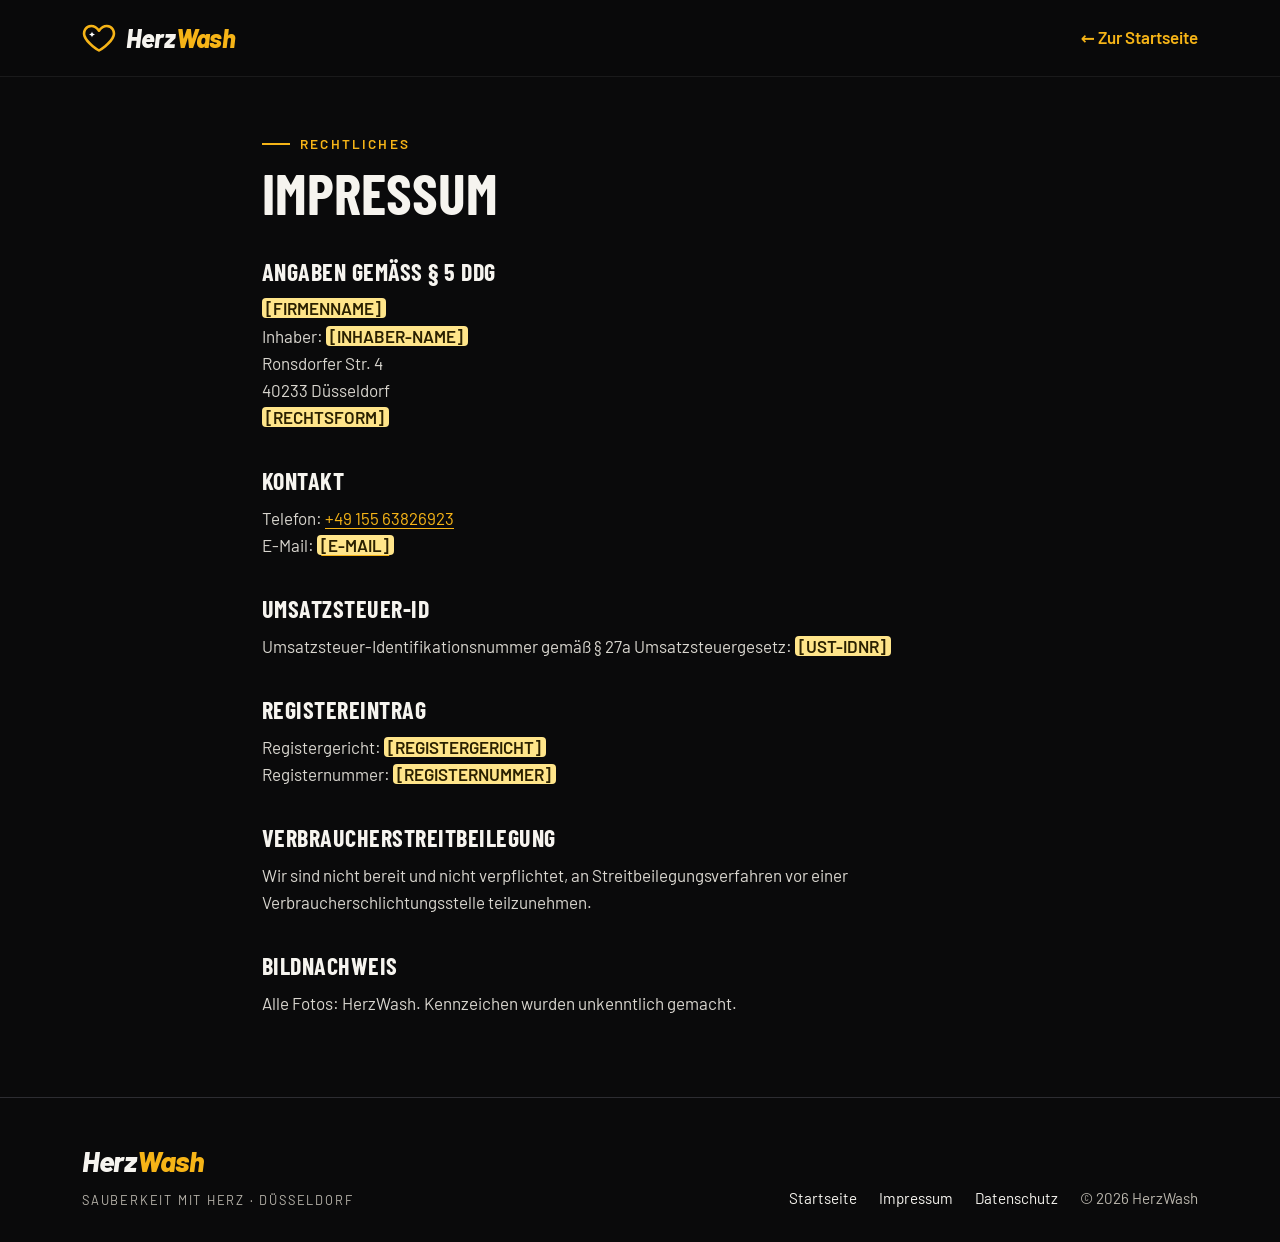
<file: impressum.html>
<!doctype html>
<html lang="de">
<head>
<meta charset="utf-8">
<meta name="viewport" content="width=device-width, initial-scale=1">
<title>Impressum — HerzWash</title>
<meta name="robots" content="noindex">
<meta name="theme-color" content="#0a0a0b">
<link rel="icon" href="favicon.svg" type="image/svg+xml">
<link rel="stylesheet" href="css/style.css">
</head>
<body>

<header class="site-header">
  <div class="wrap bar">
    <a class="brand" href="index.html" aria-label="HerzWash — zur Startseite">
      <svg class="brand-mark" viewBox="0 0 34 30" aria-hidden="true"><path d="M17 27.5S5.2 20.6 2.6 13.3C.9 8.6 3.7 3 9.2 3c3.2 0 5.7 1.8 7.8 4.6C19.1 4.8 21.6 3 24.8 3c5.5 0 8.3 5.6 6.6 10.3C28.8 20.6 17 27.5 17 27.5z" fill="none" stroke="#f6b417" stroke-width="2.6" stroke-linejoin="round"/><path d="M10 8.6c.45 1.9 1.1 2.55 3 3-1.9.45-2.55 1.1-3 3-.45-1.9-1.1-2.55-3-3 1.9-.45 2.55-1.1 3-3z" fill="#fff"/></svg>
      <span class="wm">Herz<b>Wash</b></span>
    </a>
    <a class="back" href="index.html">← Zur Startseite</a>
  </div>
</header>

<main class="legal">
  <div class="wrap">
    <span class="eyebrow">Rechtliches</span>
    <h1>Impressum</h1>

    <h2>Angaben gemäß § 5 DDG</h2>
    <address>
      [FIRMENNAME]<br>
      Inhaber: [INHABER-NAME]<br>
      Ronsdorfer Str. 4<br>
      40233 Düsseldorf
    </address>
    <!-- Only if not a sole trader (e.g. GmbH, UG): add legal form, managing director and share capital. -->
    <p>[RECHTSFORM]</p>

    <h2>Kontakt</h2>
    <p>
      Telefon: <a href="tel:+4915563826923">+49 155 63826923</a><br>
      E-Mail: <a href="mailto:[E-MAIL]">[E-MAIL]</a>
    </p>

    <!-- Delete this block if the business has no VAT ID (USt-IdNr.) and no Wirtschafts-ID. -->
    <h2>Umsatzsteuer-ID</h2>
    <p>Umsatzsteuer-Identifikationsnummer gemäß § 27a Umsatzsteuergesetz: [UST-IDNR]</p>

    <!-- Delete this block if the business is not in the Handelsregister. -->
    <h2>Registereintrag</h2>
    <p>Registergericht: [REGISTERGERICHT]<br>Registernummer: [REGISTERNUMMER]</p>

    <h2>Verbraucherstreitbeilegung</h2>
    <p>Wir sind nicht bereit und nicht verpflichtet, an Streitbeilegungsverfahren vor einer Verbraucherschlichtungsstelle teilzunehmen.</p>

    <h2>Bildnachweis</h2>
    <p>Alle Fotos: HerzWash. Kennzeichen wurden unkenntlich gemacht.</p>
  </div>
</main>

<footer class="site-footer">
  <div class="wrap footer-inner">
    <div class="footer-brand">
      <span class="wm">Herz<b>Wash</b></span>
      <p>Sauberkeit mit Herz · Düsseldorf</p>
    </div>
    <nav class="footer-links" aria-label="Rechtliches">
      <a href="index.html">Startseite</a>
      <a href="impressum.html" aria-current="page">Impressum</a>
      <a href="datenschutz.html">Datenschutz</a>
      <span>© 2026 HerzWash</span>
    </nav>
  </div>
</footer>

<script src="js/main.js"></script>
</body>
</html>
</file>
<file: css/style.css>
/* HerzWash — site styles. Mobile first; fonts are self-hosted (no Google CDN). */

@font-face { font-family: "Barlow"; src: url("../fonts/barlow-latin-400-normal.woff2") format("woff2"); font-weight: 400; font-style: normal; font-display: swap; }
@font-face { font-family: "Barlow"; src: url("../fonts/barlow-latin-500-normal.woff2") format("woff2"); font-weight: 500; font-style: normal; font-display: swap; }
@font-face { font-family: "Barlow"; src: url("../fonts/barlow-latin-600-normal.woff2") format("woff2"); font-weight: 600; font-style: normal; font-display: swap; }
@font-face { font-family: "Barlow"; src: url("../fonts/barlow-latin-800-italic.woff2") format("woff2"); font-weight: 800; font-style: italic; font-display: swap; }
@font-face { font-family: "Barlow Condensed"; src: url("../fonts/barlow-condensed-latin-600-normal.woff2") format("woff2"); font-weight: 600; font-style: normal; font-display: swap; }
@font-face { font-family: "Barlow Condensed"; src: url("../fonts/barlow-condensed-latin-700-normal.woff2") format("woff2"); font-weight: 700; font-style: normal; font-display: swap; }
@font-face { font-family: "Barlow Condensed"; src: url("../fonts/barlow-condensed-latin-800-normal.woff2") format("woff2"); font-weight: 800; font-style: normal; font-display: swap; }

:root {
  --bg: #0a0a0b;
  --bg-2: #111113;
  --surface: #17171a;
  --surface-2: #202024;
  --line: #2d2d32;
  --text: #f6f4ef;
  --muted: #b9b5ac;
  --gold: #f6b417;
  --gold-2: #ffc94a;
  --gold-ink: #161105;
  --radius: 16px;
  --wrap: 1180px;
  --gutter: 20px;
  --header-h: 64px;
  --font: "Barlow", system-ui, -apple-system, "Segoe UI", sans-serif;
  --font-cond: "Barlow Condensed", "Arial Narrow", sans-serif;
  --hex: url("data:image/svg+xml,%3Csvg xmlns='http://www.w3.org/2000/svg' width='34.64' height='60' viewBox='0 0 34.64 60'%3E%3Cpath d='M17.32 0L34.64 10V30L17.32 40L0 30V10ZM17.32 40V60' fill='none' stroke='%23f6b417' stroke-width='.6'/%3E%3C/svg%3E");
  color-scheme: dark;
}

*, *::before, *::after { box-sizing: border-box; }
html { scroll-behavior: smooth; scroll-padding-top: calc(var(--header-h) + 12px); -webkit-text-size-adjust: 100%; }
body {
  margin: 0;
  background: var(--bg);
  color: var(--text);
  font-family: var(--font);
  font-size: 1.0625rem;
  line-height: 1.6;
  -webkit-font-smoothing: antialiased;
}
img { display: block; max-width: 100%; height: auto; }
a { color: var(--gold); text-underline-offset: 3px; }
a:hover { color: var(--gold-2); }
:focus-visible { outline: 2px solid var(--gold); outline-offset: 3px; border-radius: 4px; }
h1, h2, h3 { margin: 0; line-height: 1.05; }
p { margin: 0; }
ul { margin: 0; padding: 0; list-style: none; }

.wrap { width: 100%; max-width: var(--wrap); margin: 0 auto; padding: 0 var(--gutter); }

.skip-link { position: absolute; left: 12px; top: -60px; z-index: 100; background: var(--gold); color: var(--gold-ink); padding: 10px 16px; border-radius: 8px; font-weight: 600; }
.skip-link:focus { top: 12px; }

.icon { width: 1.25em; height: 1.25em; flex: none; fill: none; stroke: currentColor; stroke-width: 2; stroke-linecap: round; stroke-linejoin: round; }

/* Wordmark: "Herz" white, "Wash" gold — like the logo */
.wm { font-family: var(--font); font-weight: 800; font-style: italic; letter-spacing: -0.015em; color: var(--text); white-space: nowrap; }
.wm b { color: var(--gold); font-weight: 800; margin-left: 0.03em; }

/* Placeholders like [PREIS-AUSSEN] are highlighted by js/main.js until they are replaced */
mark.ph { background: #ffe58a; color: #2a2000; border-radius: 4px; padding: 0 0.25em; font-style: normal; font-weight: 600; }

/* Buttons */
.btn {
  display: inline-flex; align-items: center; justify-content: center; gap: 0.55em;
  min-height: 50px; padding: 0.75em 1.35em;
  border-radius: 10px; border: 1.5px solid transparent;
  font: 600 1rem/1.2 var(--font); text-decoration: none; cursor: pointer;
  transition: background-color .2s, border-color .2s, color .2s, transform .2s;
}
.btn:active { transform: translateY(1px); }
.btn-gold { background: var(--gold); color: var(--gold-ink); }
.btn-gold:hover { background: var(--gold-2); color: var(--gold-ink); }
.btn-line { border-color: rgba(246, 244, 239, 0.3); color: var(--text); }
.btn-line:hover { border-color: var(--gold); color: var(--text); }
.btn-sm { min-height: 44px; padding: 0.55em 1em; font-size: 0.95rem; }

/* Section basics */
.section { padding: 72px 0; }
.eyebrow {
  display: inline-flex; align-items: center; gap: 10px;
  font: 600 0.85rem/1.2 var(--font); letter-spacing: 0.16em; text-transform: uppercase; color: var(--gold);
}
.eyebrow::before { content: ""; width: 28px; height: 2px; background: var(--gold); }
.h2 {
  font-family: var(--font-cond); font-weight: 700; text-transform: uppercase;
  font-size: clamp(2.25rem, 8vw, 3.75rem); letter-spacing: 0.005em; margin-top: 14px;
}
.h2 em { font-style: normal; color: var(--gold); }
.section-head { display: grid; gap: 16px; margin-bottom: 36px; }
.section-head p { color: var(--muted); max-width: 620px; }

/* Header */
.site-header {
  position: sticky; top: 0; z-index: 50;
  background: rgba(10, 10, 11, 0.86);
  -webkit-backdrop-filter: blur(12px); backdrop-filter: blur(12px);
  border-bottom: 1px solid rgba(255, 255, 255, 0.07);
}
.bar { height: var(--header-h); display: flex; align-items: center; justify-content: space-between; gap: 16px; }
.brand { display: inline-flex; align-items: center; gap: 10px; text-decoration: none; }
.brand-mark { width: 34px; height: 30px; flex: none; }
.brand .wm { font-size: 1.6rem; line-height: 1; }
.nav { display: none; }
.nav a { color: var(--text); text-decoration: none; font-weight: 500; }
.nav a:hover { color: var(--gold); }
.header-actions { display: flex; align-items: center; gap: 8px; }
.header-actions .btn-book { display: none; }
.icon-btn {
  display: inline-grid; place-items: center; width: 44px; height: 44px;
  border-radius: 10px; border: 1.5px solid rgba(246, 244, 239, 0.22);
  background: transparent; color: var(--text); cursor: pointer;
}
.icon-btn:hover { border-color: var(--gold); color: var(--gold); }
.nav-open .nav {
  display: block; position: absolute; left: 0; right: 0; top: var(--header-h);
  background: var(--bg); border-bottom: 1px solid var(--line); padding: 8px var(--gutter) 20px;
}
.nav-open .nav ul { display: grid; }
.nav-open .nav a { display: block; padding: 14px 0; border-bottom: 1px solid var(--line); font-size: 1.15rem; }
.nav-toggle .icon-close { display: none; }
.nav-open .nav-toggle .icon-close { display: block; }
.nav-open .nav-toggle .icon-menu { display: none; }

/* Hero */
.hero { position: relative; overflow: hidden; padding: 40px 0 64px; isolation: isolate; }
.hero::before {
  content: ""; position: absolute; inset: 0; z-index: -1;
  background: var(--hex) 0 0 / 69.28px 120px;
  opacity: 0.25;
  -webkit-mask-image: radial-gradient(ellipse 80% 70% at 85% 10%, #000 0%, transparent 70%);
  mask-image: radial-gradient(ellipse 80% 70% at 85% 10%, #000 0%, transparent 70%);
}
.hero-inner { display: grid; gap: 36px; align-items: center; }
.hero-title { margin-top: 18px; }
.hero-title .wm { display: block; font-size: clamp(3.4rem, 17vw, 6.6rem); line-height: 0.95; }
.tagline {
  display: flex; align-items: center; gap: 14px; margin-top: 14px;
  font: 600 clamp(1rem, 4.4vw, 1.35rem)/1.2 var(--font); letter-spacing: 0.14em; text-transform: uppercase;
}
.tagline::before, .tagline::after { content: ""; height: 2px; width: 28px; background: var(--gold); flex: none; }
.tagline em { font-style: normal; color: var(--gold); }
.lead { margin-top: 22px; font-size: 1.15rem; color: var(--muted); max-width: 560px; }
.hero-cta { display: grid; gap: 10px; margin-top: 28px; }
.hero-meta { display: flex; flex-wrap: wrap; gap: 8px 18px; margin-top: 22px; color: var(--muted); font-size: 0.95rem; }
.hero-meta span { display: inline-flex; align-items: center; gap: 8px; }
.hero-meta .icon { color: var(--gold); }
.hero-media { position: relative; margin: 0; }
.hero-media img {
  width: 100%; aspect-ratio: 4 / 5; object-fit: cover; object-position: 50% 70%;
  border-radius: 22px; border: 1px solid rgba(246, 180, 23, 0.35);
}
.hero-media figcaption {
  position: absolute; left: 14px; bottom: 14px;
  background: rgba(10, 10, 11, 0.8); -webkit-backdrop-filter: blur(6px); backdrop-filter: blur(6px);
  border: 1px solid var(--line); border-radius: 10px; padding: 8px 12px; font-size: 0.9rem; color: var(--muted);
}
.hero-media figcaption strong { color: var(--text); font-weight: 600; }

/* Values strip (from the HerzWash flyer) */
.values { border-block: 1px solid var(--line); background: var(--bg-2); }
.values ul { display: grid; grid-template-columns: repeat(2, minmax(0, 1fr)); gap: 0; }
.values li {
  display: flex; align-items: center; gap: 12px; padding: 18px 8px;
  font: 600 1rem/1.25 var(--font-cond); letter-spacing: 0.06em; text-transform: uppercase;
}
.values li .icon { width: 28px; height: 28px; color: var(--gold); stroke-width: 1.7; }
.values li:last-child { grid-column: 1 / -1; }

/* Services */
.services { display: grid; gap: 14px; }
.service {
  position: relative; display: flex; flex-direction: column; gap: 12px;
  background: var(--surface); border: 1px solid var(--line); border-radius: var(--radius); padding: 24px;
}
.service h3 { font: 700 1.6rem/1.1 var(--font-cond); text-transform: uppercase; letter-spacing: 0.01em; }
.service p { color: var(--muted); }
.service .no { font: 700 0.95rem/1 var(--font-cond); color: var(--gold); letter-spacing: 0.1em; }
.chips { display: flex; flex-wrap: wrap; gap: 6px; }
.chips li { font-size: 0.82rem; font-weight: 500; padding: 4px 10px; border-radius: 999px; background: var(--surface-2); border: 1px solid var(--line); color: var(--text); }
.price { display: flex; align-items: baseline; justify-content: space-between; gap: 12px; border-top: 1px solid var(--line); padding-top: 14px; }
.price span { color: var(--muted); font-size: 0.9rem; }
.price strong { font: 700 1.6rem/1 var(--font-cond); color: var(--text); }
.pkg { display: grid; gap: 16px; padding: 4px 0 6px; flex-grow: 1; align-content: start; }
.pkg h4 { margin: 0 0 8px; font: 600 0.8rem/1.2 var(--font); letter-spacing: 0.14em; text-transform: uppercase; color: var(--gold); }
.checks { display: grid; gap: 8px; }
.checks li { position: relative; padding-left: 26px; line-height: 1.4; }
.checks li::before {
  content: ""; position: absolute; left: 3px; top: 0.2em; width: 6px; height: 11px;
  border: solid var(--gold); border-width: 0 2.5px 2.5px 0; transform: rotate(45deg);
}
.service.featured { background: linear-gradient(160deg, #241c08 0%, var(--surface) 55%); border-color: rgba(246, 180, 23, 0.6); }
.badge { position: absolute; top: 20px; right: 20px; background: var(--gold); color: var(--gold-ink); font: 700 0.75rem/1 var(--font); letter-spacing: 0.08em; text-transform: uppercase; padding: 6px 10px; border-radius: 999px; }
.price-note { margin-top: 20px; color: var(--muted); font-size: 0.95rem; }

/* Before / after */
.ba-list { display: grid; gap: 14px; }
.ba { display: grid; grid-template-columns: 1fr 1fr; gap: 4px; border-radius: var(--radius); overflow: hidden; border: 1px solid var(--line); margin: 0; }
.ba figure { position: relative; margin: 0; }
.ba img { width: 100%; height: 100%; aspect-ratio: 1 / 1; object-fit: cover; }
.ba .tag {
  position: absolute; left: 8px; top: 8px; padding: 4px 9px; border-radius: 6px;
  font: 700 0.75rem/1 var(--font); letter-spacing: 0.08em; text-transform: uppercase;
  background: rgba(10, 10, 11, 0.82); color: var(--text);
}
.ba .tag.after { background: var(--gold); color: var(--gold-ink); }
.ba-title { font: 700 1.3rem/1.15 var(--font-cond); text-transform: uppercase; letter-spacing: 0.04em; margin: 0 0 12px; }
.ba-list + .ba-title { margin-top: 32px; }
.ph-img {
  position: relative; isolation: isolate; width: 100%; height: 100%; aspect-ratio: 1 / 1;
  display: grid; place-items: center; padding: 36px 8px 8px; text-align: center; font-size: 0.75rem; background: var(--bg-2);
}
.ph-img::before { content: ""; position: absolute; inset: 0; z-index: -1; background: var(--hex) 0 0 / 69.28px 120px; opacity: 0.18; }

.gallery { display: grid; grid-template-columns: repeat(2, minmax(0, 1fr)); gap: 8px; margin-top: 14px; }
.gallery figure { margin: 0; border-radius: 12px; overflow: hidden; background: var(--surface); }
.gallery img { width: 100%; aspect-ratio: 3 / 4; object-fit: cover; transition: transform .5s; }
.gallery figure:hover img { transform: scale(1.03); }
.gallery .wide { grid-column: 1 / -1; }
.gallery .wide img { aspect-ratio: 4 / 3; }
.insta {
  display: flex; flex-wrap: wrap; align-items: center; justify-content: space-between; gap: 16px;
  margin-top: 14px; padding: 22px 24px; border-radius: var(--radius);
  background: var(--surface); border: 1px solid var(--line);
}
.insta p { font-size: 1.1rem; }
.insta p span { color: var(--muted); display: block; font-size: 0.95rem; }

/* Dealers */
.dealers { background: var(--bg-2); border-top: 3px solid var(--gold); position: relative; overflow: hidden; isolation: isolate; }
.dealers::before {
  content: ""; position: absolute; inset: 0; z-index: -1;
  background: var(--hex) 0 0 / 69.28px 120px; opacity: 0.25;
  -webkit-mask-image: linear-gradient(to bottom, #000, transparent 60%);
  mask-image: linear-gradient(to bottom, #000, transparent 60%);
}
.dealers-inner { display: grid; gap: 32px; }
.dealers-copy p { color: var(--muted); margin-top: 16px; max-width: 520px; }
.dealers-copy .btns { display: grid; gap: 10px; margin-top: 26px; }
.dealers-copy .note { margin-top: 14px; font-size: 0.92rem; }
.features { display: grid; gap: 12px; }
.feature { display: grid; grid-template-columns: auto 1fr; gap: 6px 16px; background: var(--surface); border: 1px solid var(--line); border-radius: var(--radius); padding: 20px; }
.feature .icon-wrap { grid-row: span 2; display: grid; place-items: center; width: 48px; height: 48px; border-radius: 12px; background: rgba(246, 180, 23, 0.12); color: var(--gold); }
.feature .icon-wrap .icon { width: 24px; height: 24px; }
.feature h3 { font: 700 1.3rem/1.15 var(--font-cond); text-transform: uppercase; letter-spacing: 0.02em; align-self: end; }
.feature p { color: var(--muted); font-size: 0.98rem; }

/* Locations */
.locations { display: grid; gap: 16px; }
.location { background: var(--surface); border: 1px solid var(--line); border-radius: var(--radius); overflow: hidden; display: flex; flex-direction: column; }
.location-body { padding: 24px; display: grid; gap: 14px; }
.location .kicker { font: 600 0.8rem/1.2 var(--font); letter-spacing: 0.14em; text-transform: uppercase; color: var(--gold); }
.location h3 { font: 700 2rem/1 var(--font-cond); text-transform: uppercase; }
.info { display: grid; gap: 10px; }
.info li { display: grid; grid-template-columns: auto 1fr; gap: 12px; align-items: start; }
.info .icon { color: var(--gold); margin-top: 3px; }
.map {
  position: relative; margin-top: auto; aspect-ratio: 16 / 10; min-height: 220px; isolation: isolate;
  background: var(--bg-2); border-top: 1px solid var(--line);
  display: grid; place-items: center; text-align: center; padding: 20px;
}
.map::before { content: ""; position: absolute; inset: 0; z-index: -1; background: var(--hex) 0 0 / 69.28px 120px; opacity: 0.18; }
.map iframe { position: absolute; inset: 0; width: 100%; height: 100%; border: 0; }
.map-consent { display: grid; gap: 12px; justify-items: center; max-width: 340px; }
.map-consent p { font-size: 0.88rem; color: var(--muted); }
.location .route { display: inline-flex; align-items: center; gap: 8px; font-weight: 600; text-decoration: none; }

/* Contact */
.contact-inner { display: grid; gap: 32px; }
.contact-copy p { color: var(--muted); margin-top: 16px; max-width: 520px; }
.contact-list { display: grid; gap: 10px; }
.contact-link {
  display: flex; align-items: center; gap: 16px; padding: 18px 20px; border-radius: 14px;
  background: var(--surface); border: 1px solid var(--line); color: var(--text); text-decoration: none;
  transition: border-color .2s;
}
.contact-link:hover { border-color: var(--gold); color: var(--text); }
.contact-link .icon { width: 26px; height: 26px; color: var(--gold); }
.contact-link span { display: grid; line-height: 1.3; }
.contact-link small { color: var(--muted); font-size: 0.88rem; }
.contact-link strong { font-weight: 600; font-size: 1.1rem; }
.contact-link.primary { background: var(--gold); border-color: var(--gold); color: var(--gold-ink); }
.contact-link.primary .icon, .contact-link.primary small { color: var(--gold-ink); }
.contact-link.primary:hover { background: var(--gold-2); color: var(--gold-ink); }

/* Footer */
.site-footer { border-top: 1px solid var(--line); padding: 40px 0 32px; color: var(--muted); font-size: 0.95rem; }
.footer-inner { display: grid; gap: 24px; }
.footer-brand .wm { font-size: 1.8rem; }
.footer-brand p { margin-top: 6px; letter-spacing: 0.14em; text-transform: uppercase; font-size: 0.8rem; }
.footer-links { display: flex; flex-wrap: wrap; gap: 10px 22px; }
.footer-links a { color: var(--text); text-decoration: none; }
.footer-links a:hover { color: var(--gold); }

/* Sticky action bar — phones only */
.action-bar {
  position: fixed; left: 0; right: 0; bottom: 0; z-index: 40;
  display: grid; grid-template-columns: repeat(3, 1fr); gap: 8px;
  padding: 10px 12px calc(10px + env(safe-area-inset-bottom));
  background: rgba(10, 10, 11, 0.94); -webkit-backdrop-filter: blur(10px); backdrop-filter: blur(10px);
  border-top: 1px solid var(--line);
}
.action-bar a {
  display: grid; justify-items: center; gap: 2px; padding: 8px 4px; border-radius: 10px;
  font-size: 0.8rem; font-weight: 600; text-decoration: none; color: var(--text); background: var(--surface);
}
.action-bar a .icon { width: 22px; height: 22px; color: var(--gold); }
.action-bar a.primary { background: var(--gold); color: var(--gold-ink); }
.action-bar a.primary .icon { color: var(--gold-ink); }
body.has-action-bar { padding-bottom: 84px; }

/* Legal pages */
.legal { padding: 48px 0 80px; }
.legal .wrap { max-width: 820px; }
.legal h1 { font: 700 clamp(2.4rem, 9vw, 3.6rem)/1 var(--font-cond); text-transform: uppercase; margin: 12px 0 28px; }
.legal h2 { font: 700 1.5rem/1.15 var(--font-cond); text-transform: uppercase; letter-spacing: 0.02em; margin: 36px 0 10px; color: var(--text); }
.legal h3 { font-weight: 600; font-size: 1.1rem; margin: 22px 0 6px; }
.legal p, .legal li { color: #d9d6cf; }
.legal p + p { margin-top: 10px; }
.legal ul { list-style: disc; padding-left: 1.3em; display: grid; gap: 6px; margin-top: 8px; }
.legal address { font-style: normal; color: #d9d6cf; }
.back { display: inline-flex; align-items: center; gap: 8px; text-decoration: none; font-weight: 600; }

/* ---------- Larger screens ---------- */
@media (min-width: 560px) {
  .hero-cta { display: flex; flex-wrap: wrap; }
  .dealers-copy .btns { display: flex; flex-wrap: wrap; }
  .values ul { grid-template-columns: repeat(3, minmax(0, 1fr)); }
  .values li:last-child { grid-column: auto; }
  .services { grid-template-columns: repeat(2, minmax(0, 1fr)); }
  .gallery { grid-template-columns: repeat(3, minmax(0, 1fr)); }
  .gallery .wide { grid-column: span 2; }
  .gallery .wide img { aspect-ratio: auto; height: 100%; }
}

@media (min-width: 760px) {
  :root { --gutter: 32px; --header-h: 76px; }
  .section { padding: 104px 0; }
  .action-bar { display: none; }
  body.has-action-bar { padding-bottom: 0; }
  .ba-list { grid-template-columns: repeat(2, minmax(0, 1fr)); gap: 16px; }
  .ba img, .ph-img { aspect-ratio: 4 / 3; }
  .location.wide { flex-direction: row; }
  .location.wide > * { flex: 1 1 0; min-width: 0; }
  .location.wide .location-body { align-content: center; padding: 36px; }
  .location.wide .map { margin-top: 0; border-top: 0; border-left: 1px solid var(--line); aspect-ratio: auto; min-height: 320px; }
  .footer-inner { grid-template-columns: 1fr auto; align-items: end; }
}

@media (min-width: 960px) {
  .nav { display: block; }
  .nav ul { display: flex; gap: 28px; }
  .nav-toggle { display: none; }
  .header-actions .btn-book { display: inline-flex; }
  .header-actions .call-btn { display: none; }
  .hero { padding: 72px 0 104px; }
  .hero-inner { grid-template-columns: 1.15fr 0.85fr; gap: 56px; }
  .hero-media img { aspect-ratio: 4 / 5; }
  .values ul { grid-template-columns: repeat(5, minmax(0, 1fr)); }
  .values li { justify-content: center; padding: 22px 8px; }
  .services { gap: 16px; }
  .pkg { grid-template-columns: 1fr 1fr; gap: 20px; }
  .gallery { grid-template-columns: repeat(4, minmax(0, 1fr)); gap: 12px; }
  .dealers-inner { grid-template-columns: 0.9fr 1.1fr; gap: 56px; align-items: center; }
  .features { grid-template-columns: repeat(2, minmax(0, 1fr)); }
  .feature { grid-template-columns: 1fr; }
  .feature .icon-wrap { grid-row: auto; margin-bottom: 6px; }
  .contact-inner { grid-template-columns: 1fr 1fr; gap: 56px; align-items: center; }
  .section-head { grid-template-columns: 1fr auto; align-items: end; }
  .section-head p { max-width: 440px; }
}

@media (prefers-reduced-motion: reduce) {
  html { scroll-behavior: auto; }
  * { transition: none !important; }
}

/* Packages are the main block right after the hero */
.section.packages { padding-top: 8px; }
.pkg-btn { width: 100%; margin-top: 4px; }
.price-note strong { color: var(--text); font-weight: 600; }
.price-note + .price-note { margin-top: 6px; }
@media (min-width: 760px) {
  .section.packages { padding-top: 16px; }
}

/* Van cargo area: short video next to the photo pair */
.ba-video-row { display: grid; gap: 14px; }
.ba-video { margin: 0; width: 100%; max-width: 340px; justify-self: center; border-radius: var(--radius); overflow: hidden; border: 1px solid var(--line); background: #000; }
.ba-video video { display: block; width: 100%; aspect-ratio: 9 / 16; object-fit: cover; }
.ba-video figcaption { padding: 8px 12px; font-size: 0.85rem; color: var(--muted); }
.ba img.pos-low { object-position: 50% 75%; }
@media (min-width: 760px) {
  .ba-video-row { grid-template-columns: 300px 1fr; align-items: center; }
}

/* Extra next to the packages (Motorreinigung) */
.extra {
  display: grid; grid-template-columns: 88px 1fr; gap: 14px 16px; align-items: center; margin-top: 14px;
  background: var(--surface); border: 1px solid var(--line); border-radius: var(--radius); padding: 16px;
}
.extra .no { font: 700 0.95rem/1 var(--font-cond); color: var(--gold); letter-spacing: 0.1em; text-transform: uppercase; }
.extra img { width: 88px; height: 88px; object-fit: cover; border-radius: 12px; }
.extra h3 { font: 700 1.4rem/1.1 var(--font-cond); text-transform: uppercase; margin-top: 4px; }
.extra p { color: var(--muted); font-size: 0.95rem; margin-top: 4px; }
.extra-side { grid-column: 1 / -1; display: flex; align-items: center; justify-content: space-between; gap: 12px; border-top: 1px solid var(--line); padding-top: 12px; }
.extra-price { font: 700 1.6rem/1 var(--font-cond); white-space: nowrap; }
.extra-price small { font: 500 0.85rem/1 var(--font); color: var(--muted); }
@media (min-width: 760px) {
  .extra { grid-template-columns: 120px 1fr auto; padding: 18px 24px 18px 18px; }
  .extra img { width: 120px; height: 90px; }
  .extra-side { grid-column: auto; border-top: 0; padding-top: 0; gap: 20px; }
}
</file>
